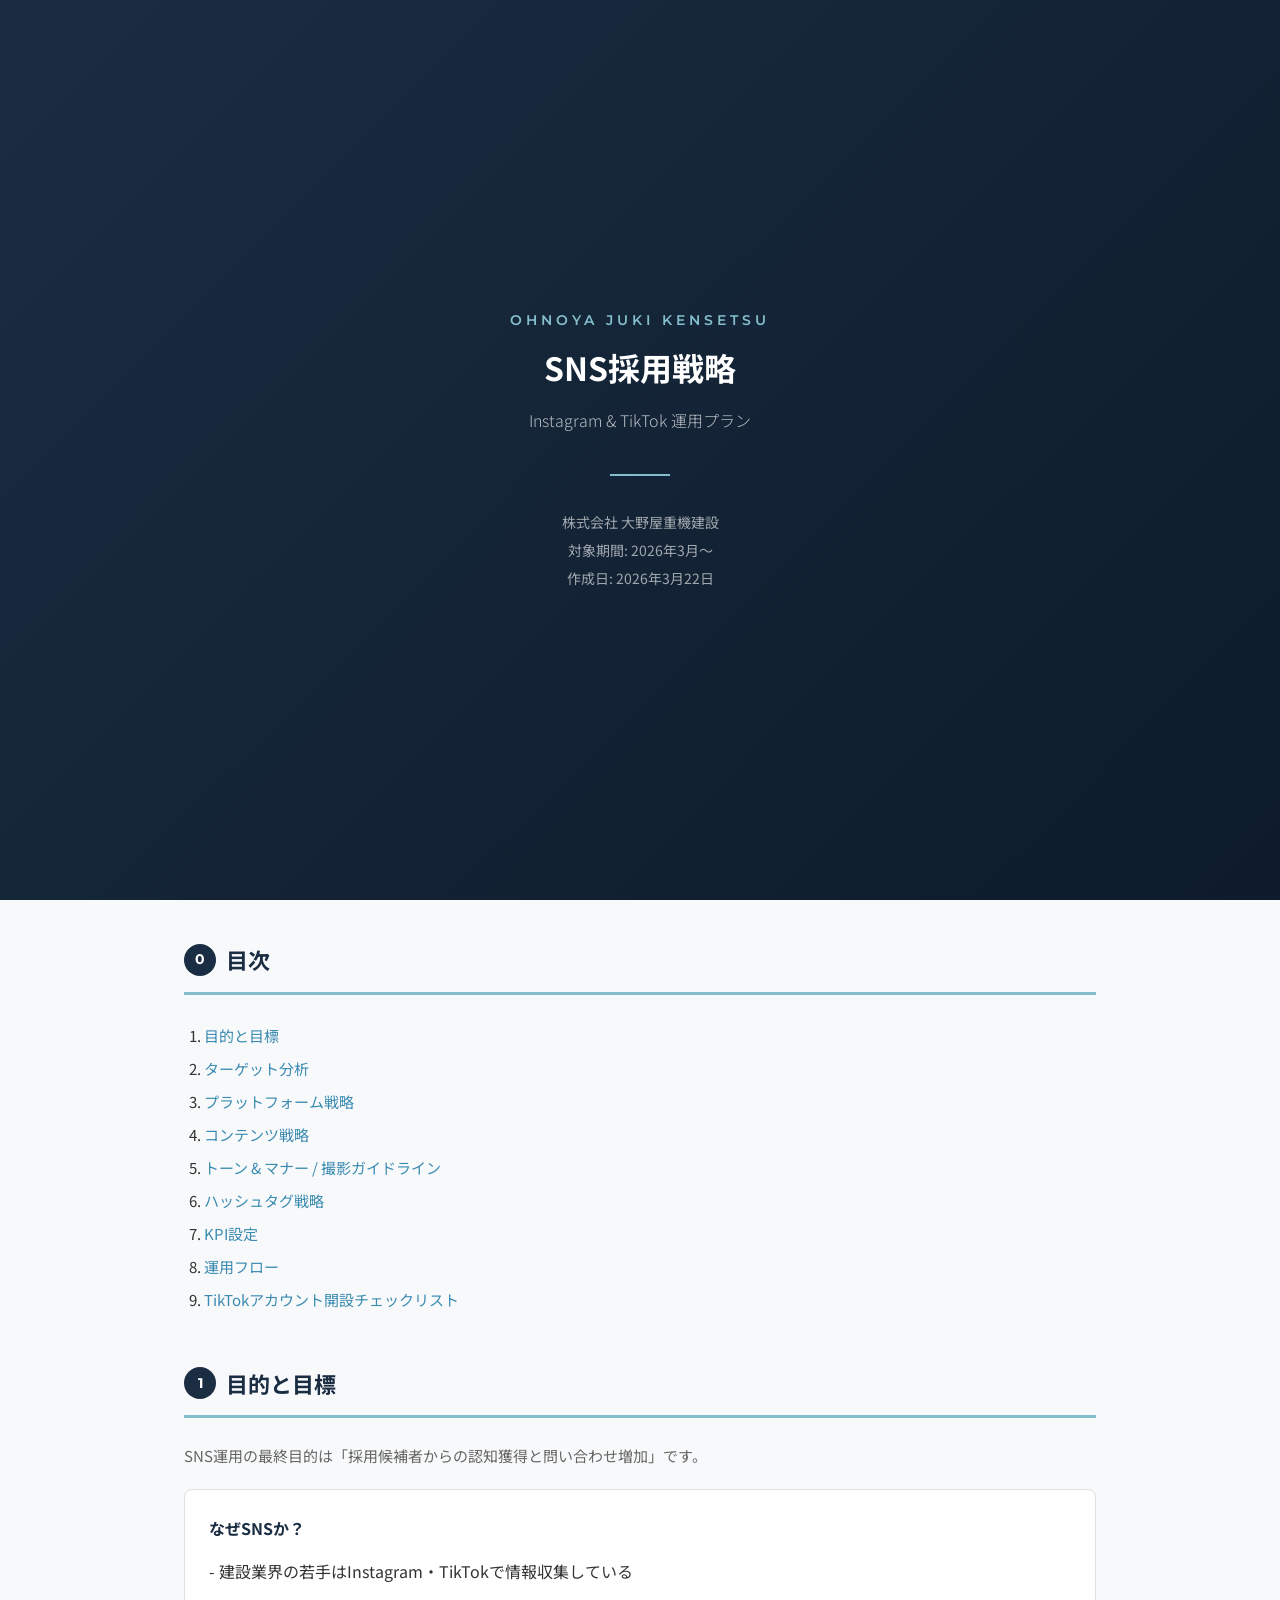
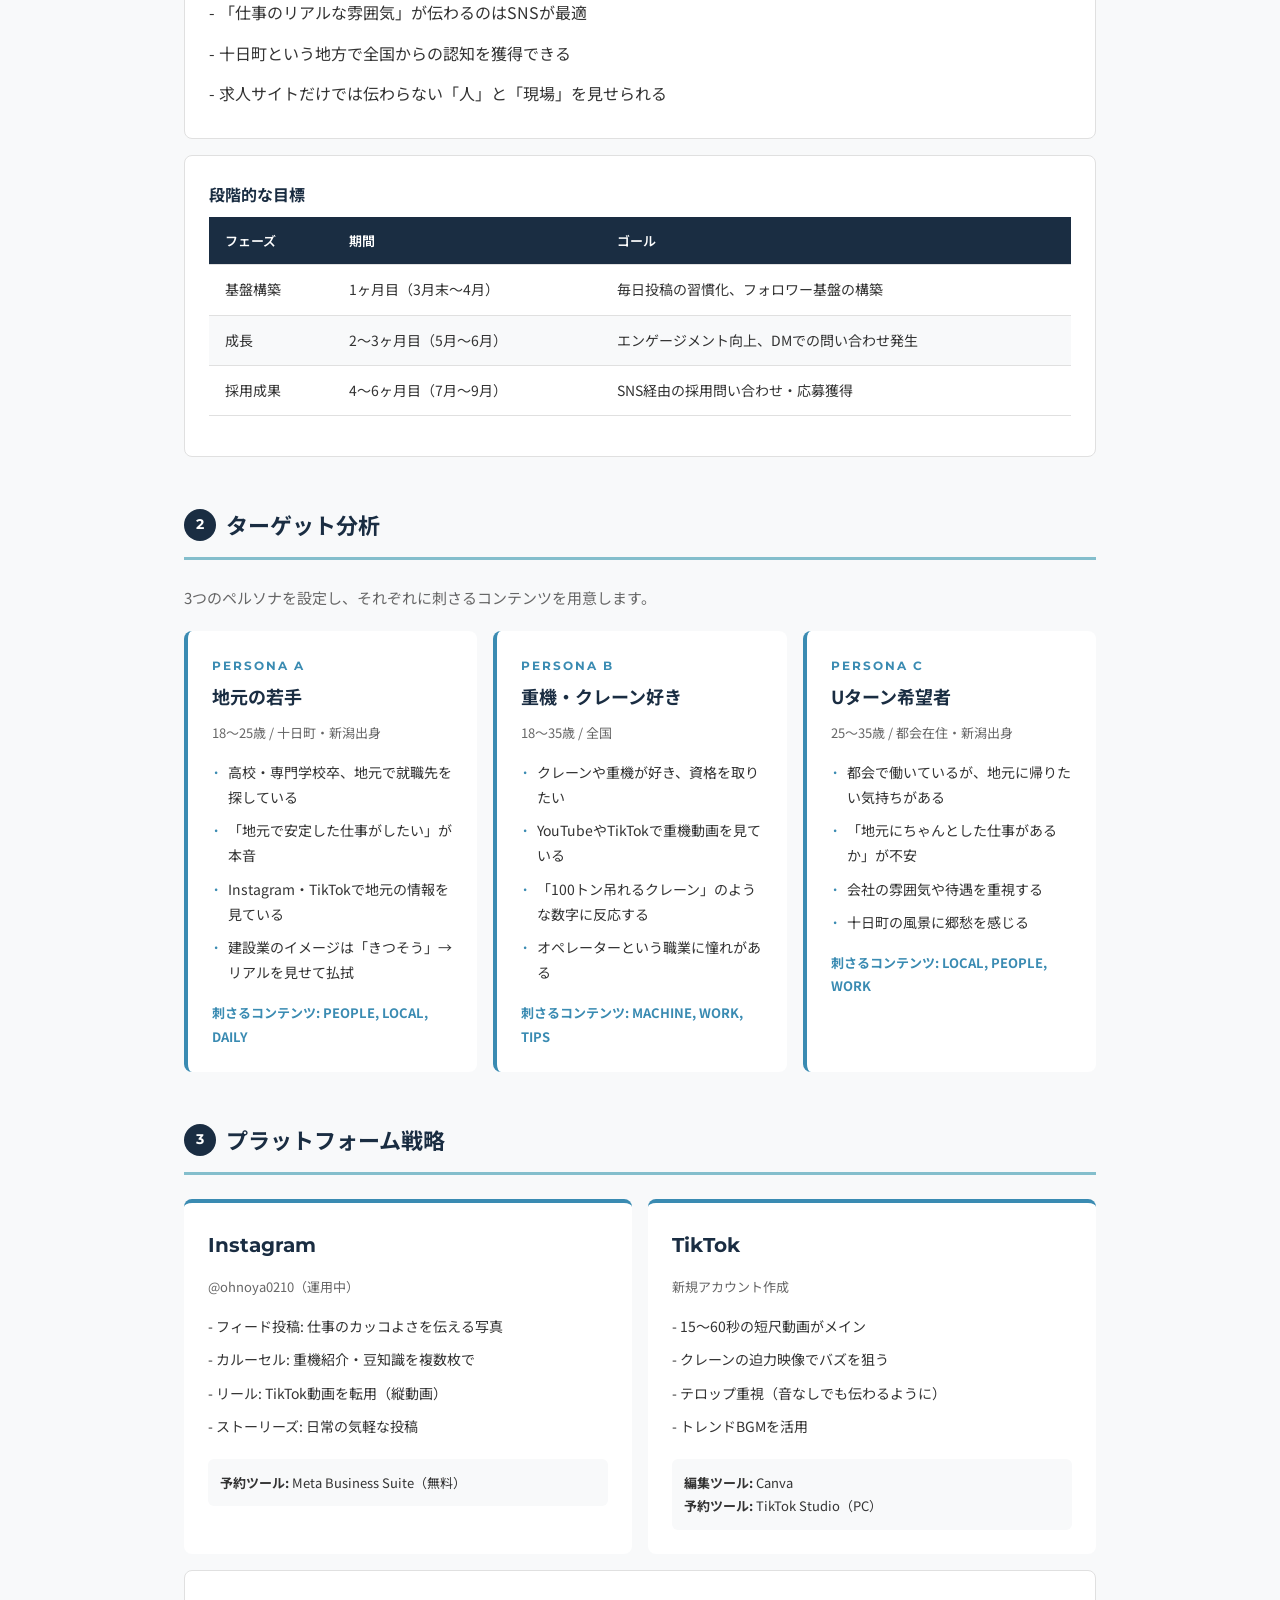
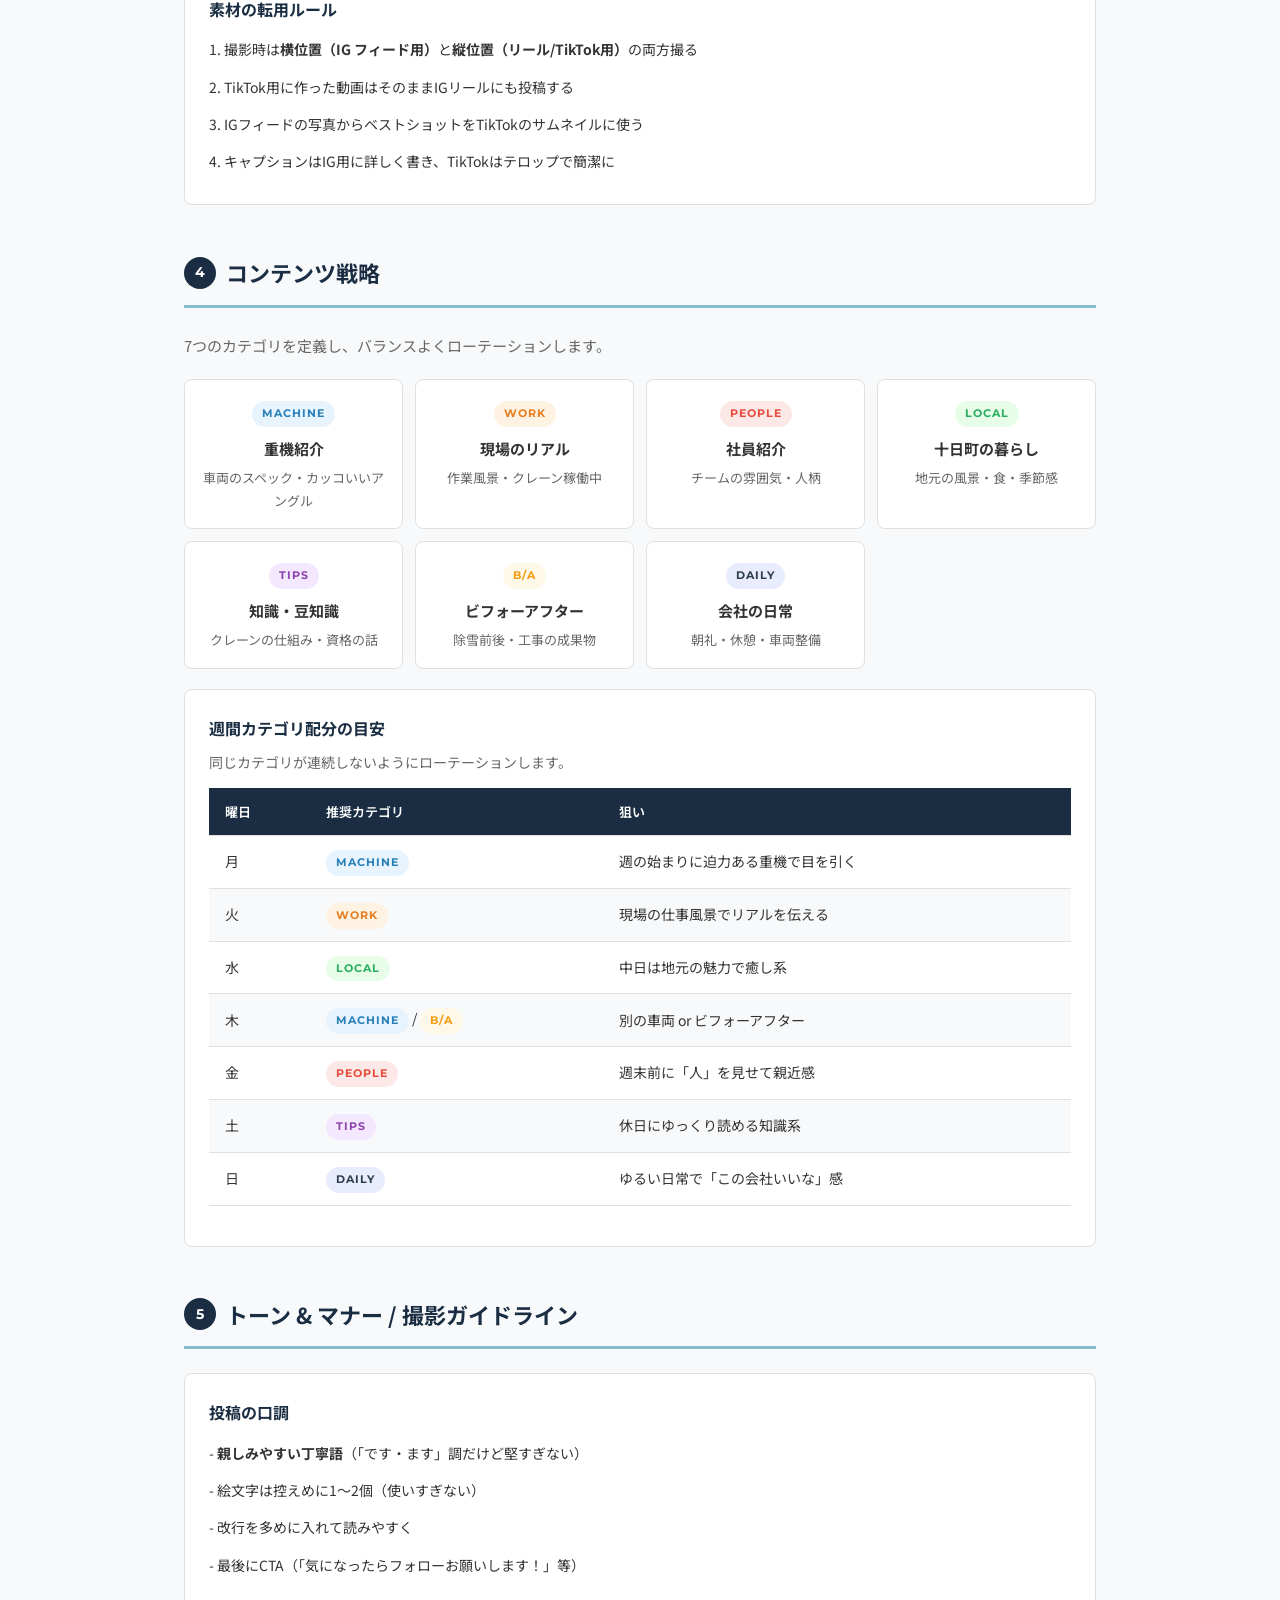
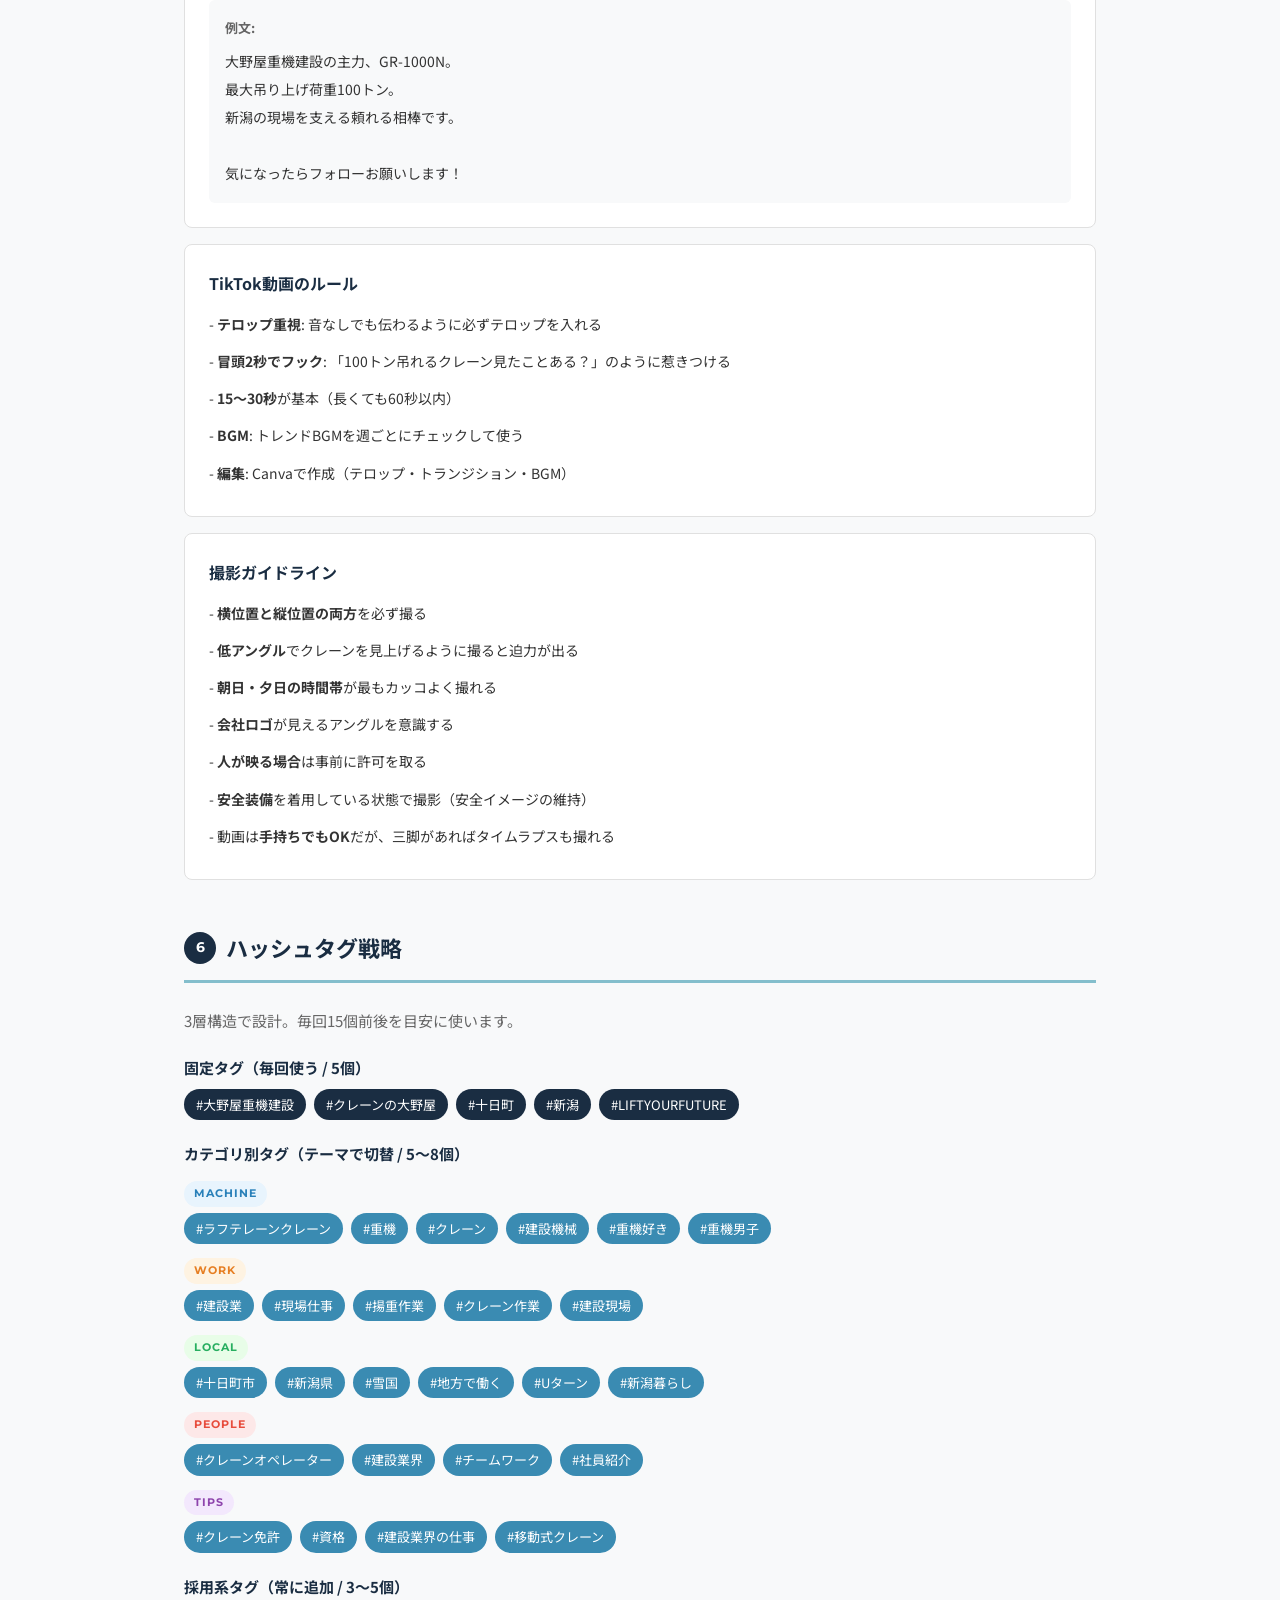
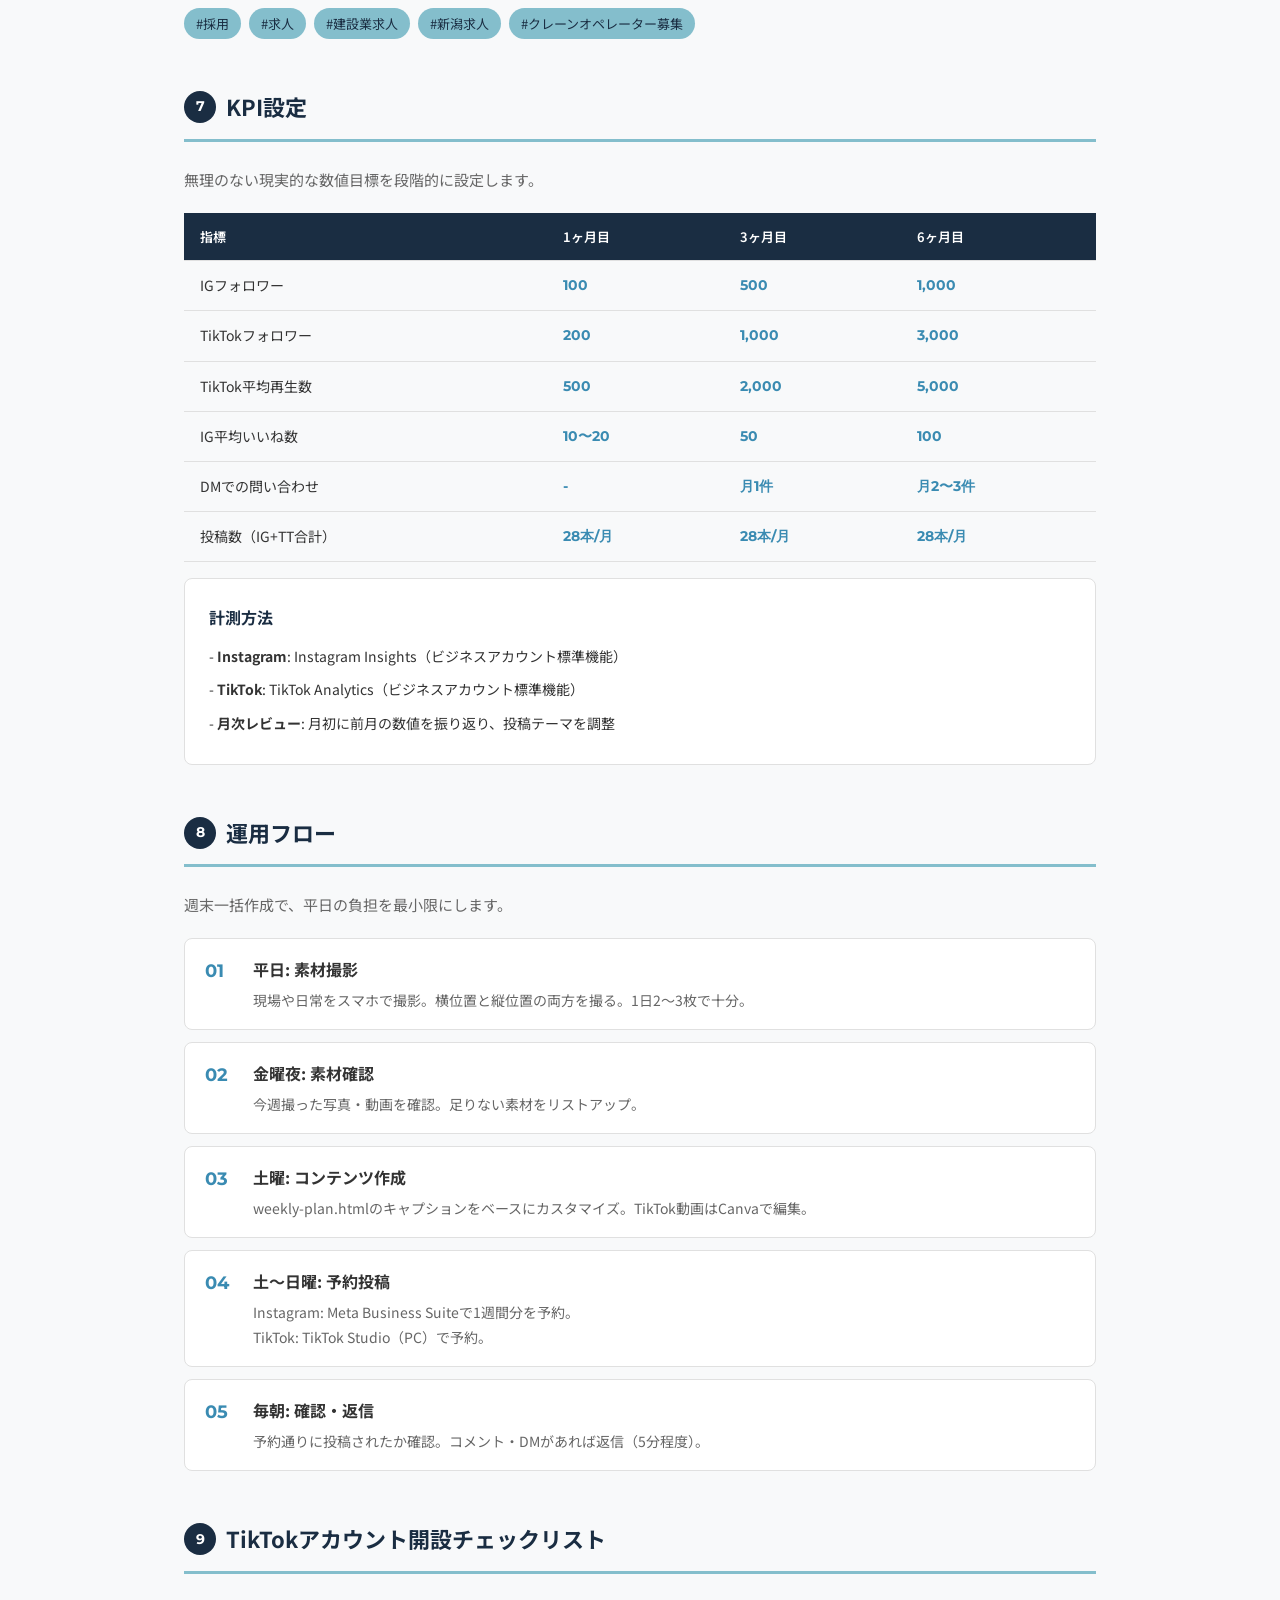
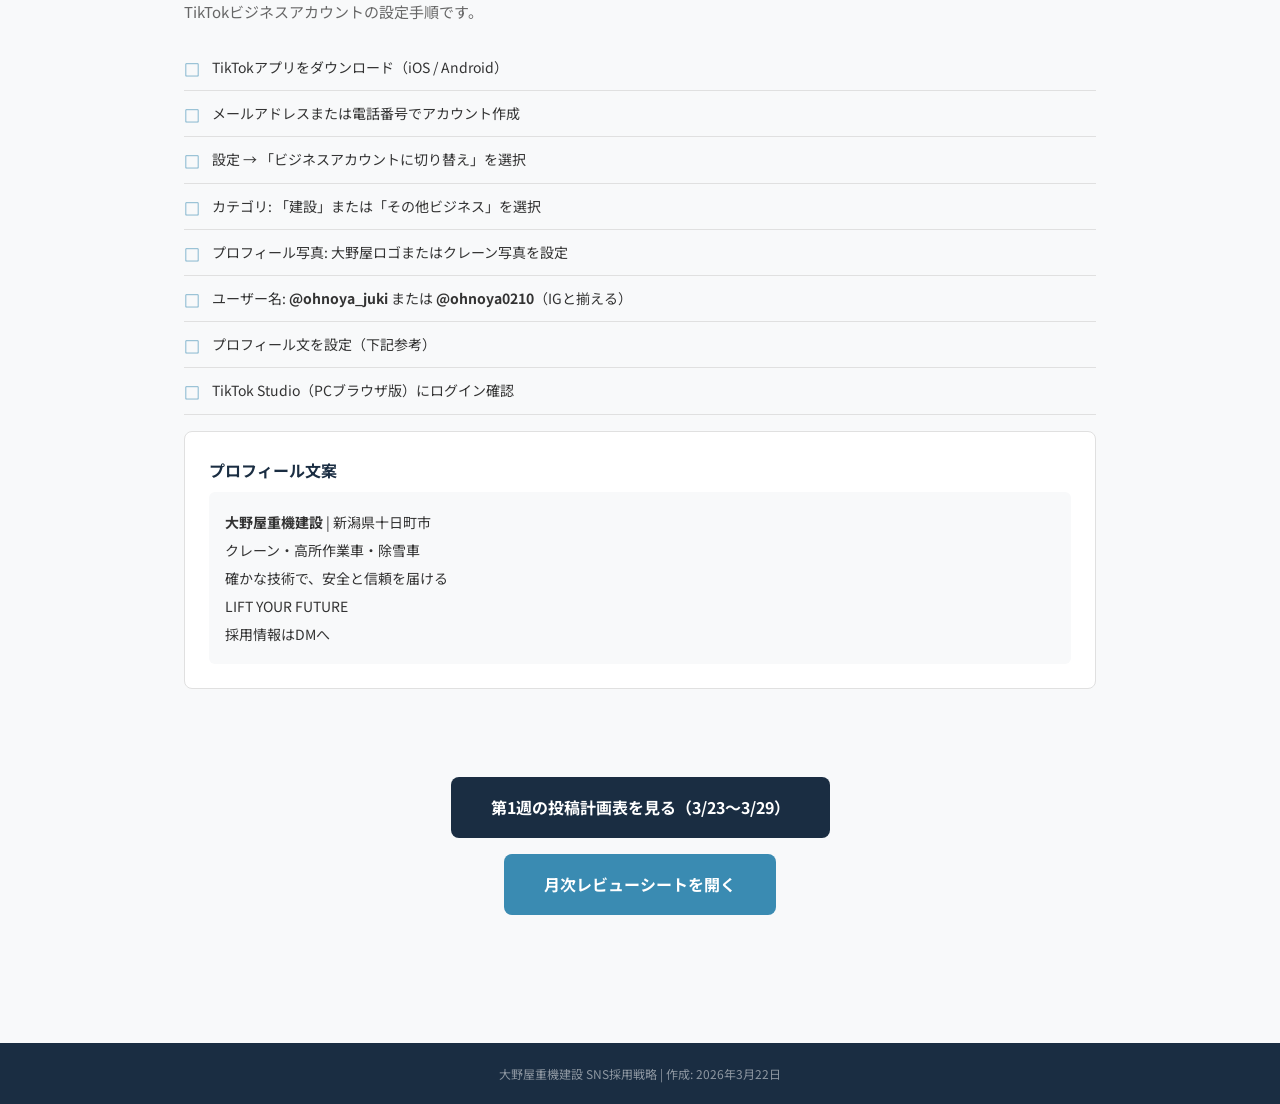
<file: index.html>
<!DOCTYPE html>
<html lang="ja">
<head>
  <meta charset="UTF-8">
  <meta name="viewport" content="width=device-width, initial-scale=1.0">
  <title>大野屋重機建設 SNS採用戦略</title>
  <link href="https://fonts.googleapis.com/css2?family=Montserrat:wght@400;600;700&family=Noto+Sans+JP:wght@300;400;500;700&display=swap" rel="stylesheet">
  <link rel="stylesheet" href="css/style.css">
</head>
<body>

  <!-- ========== 表紙 ========== -->
  <div class="cover">
    <div class="cover-logo">OHNOYA JUKI KENSETSU</div>
    <h1 class="cover-title">SNS採用戦略</h1>
    <p class="cover-subtitle">Instagram &amp; TikTok 運用プラン</p>
    <div class="cover-divider"></div>
    <div class="cover-meta">
      株式会社 大野屋重機建設<br>
      対象期間: 2026年3月〜<br>
      作成日: 2026年3月22日
    </div>
  </div>

  <!-- ========== 目次 ========== -->
  <div class="container">
    <nav class="section">
      <h2 class="section-title"><span class="num">0</span>目次</h2>
      <ol style="list-style:decimal; padding-left:20px; font-size:15px; line-height:2.2;">
        <li><a href="#purpose">目的と目標</a></li>
        <li><a href="#target">ターゲット分析</a></li>
        <li><a href="#platform">プラットフォーム戦略</a></li>
        <li><a href="#content">コンテンツ戦略</a></li>
        <li><a href="#tone">トーン &amp; マナー / 撮影ガイドライン</a></li>
        <li><a href="#hashtag">ハッシュタグ戦略</a></li>
        <li><a href="#kpi">KPI設定</a></li>
        <li><a href="#flow">運用フロー</a></li>
        <li><a href="#tiktok-setup">TikTokアカウント開設チェックリスト</a></li>
      </ol>
    </nav>

    <!-- ========== 1. 目的と目標 ========== -->
    <section id="purpose" class="section">
      <h2 class="section-title"><span class="num">1</span>目的と目標</h2>
      <p class="section-lead">SNS運用の最終目的は「採用候補者からの認知獲得と問い合わせ増加」です。</p>

      <div class="card">
        <h3 class="card-title">なぜSNSか？</h3>
        <ul style="list-style:none; padding:0;">
          <li style="padding:6px 0;">- 建設業界の若手はInstagram・TikTokで情報収集している</li>
          <li style="padding:6px 0;">- 「仕事のリアルな雰囲気」が伝わるのはSNSが最適</li>
          <li style="padding:6px 0;">- 十日町という地方で全国からの認知を獲得できる</li>
          <li style="padding:6px 0;">- 求人サイトだけでは伝わらない「人」と「現場」を見せられる</li>
        </ul>
      </div>

      <div class="card">
        <h3 class="card-title">段階的な目標</h3>
        <table class="kpi-table">
          <thead>
            <tr>
              <th>フェーズ</th>
              <th>期間</th>
              <th>ゴール</th>
            </tr>
          </thead>
          <tbody>
            <tr>
              <td>基盤構築</td>
              <td>1ヶ月目（3月末〜4月）</td>
              <td>毎日投稿の習慣化、フォロワー基盤の構築</td>
            </tr>
            <tr>
              <td>成長</td>
              <td>2〜3ヶ月目（5月〜6月）</td>
              <td>エンゲージメント向上、DMでの問い合わせ発生</td>
            </tr>
            <tr>
              <td>採用成果</td>
              <td>4〜6ヶ月目（7月〜9月）</td>
              <td>SNS経由の採用問い合わせ・応募獲得</td>
            </tr>
          </tbody>
        </table>
      </div>
    </section>

    <!-- ========== 2. ターゲット分析 ========== -->
    <section id="target" class="section">
      <h2 class="section-title"><span class="num">2</span>ターゲット分析</h2>
      <p class="section-lead">3つのペルソナを設定し、それぞれに刺さるコンテンツを用意します。</p>

      <div class="persona-grid">
        <div class="persona-card">
          <div class="label">Persona A</div>
          <h3>地元の若手</h3>
          <div class="age">18〜25歳 / 十日町・新潟出身</div>
          <ul>
            <li>高校・専門学校卒、地元で就職先を探している</li>
            <li>「地元で安定した仕事がしたい」が本音</li>
            <li>Instagram・TikTokで地元の情報を見ている</li>
            <li>建設業のイメージは「きつそう」→ リアルを見せて払拭</li>
          </ul>
          <p style="margin-top:12px; font-size:13px; color:var(--color-accent); font-weight:700;">
            刺さるコンテンツ: PEOPLE, LOCAL, DAILY
          </p>
        </div>

        <div class="persona-card">
          <div class="label">Persona B</div>
          <h3>重機・クレーン好き</h3>
          <div class="age">18〜35歳 / 全国</div>
          <ul>
            <li>クレーンや重機が好き、資格を取りたい</li>
            <li>YouTubeやTikTokで重機動画を見ている</li>
            <li>「100トン吊れるクレーン」のような数字に反応する</li>
            <li>オペレーターという職業に憧れがある</li>
          </ul>
          <p style="margin-top:12px; font-size:13px; color:var(--color-accent); font-weight:700;">
            刺さるコンテンツ: MACHINE, WORK, TIPS
          </p>
        </div>

        <div class="persona-card">
          <div class="label">Persona C</div>
          <h3>Uターン希望者</h3>
          <div class="age">25〜35歳 / 都会在住・新潟出身</div>
          <ul>
            <li>都会で働いているが、地元に帰りたい気持ちがある</li>
            <li>「地元にちゃんとした仕事があるか」が不安</li>
            <li>会社の雰囲気や待遇を重視する</li>
            <li>十日町の風景に郷愁を感じる</li>
          </ul>
          <p style="margin-top:12px; font-size:13px; color:var(--color-accent); font-weight:700;">
            刺さるコンテンツ: LOCAL, PEOPLE, WORK
          </p>
        </div>
      </div>
    </section>

    <!-- ========== 3. プラットフォーム戦略 ========== -->
    <section id="platform" class="section">
      <h2 class="section-title"><span class="num">3</span>プラットフォーム戦略</h2>

      <div class="platform-grid">
        <div class="platform-card">
          <div class="platform-name">Instagram</div>
          <p style="font-size:13px; color:var(--color-text-light); margin-bottom:12px;">@ohnoya0210（運用中）</p>
          <ul style="list-style:none; padding:0; font-size:14px;">
            <li style="padding:4px 0;">- フィード投稿: 仕事のカッコよさを伝える写真</li>
            <li style="padding:4px 0;">- カルーセル: 重機紹介・豆知識を複数枚で</li>
            <li style="padding:4px 0;">- リール: TikTok動画を転用（縦動画）</li>
            <li style="padding:4px 0;">- ストーリーズ: 日常の気軽な投稿</li>
          </ul>
          <div style="margin-top:16px; padding:12px; background:var(--color-bg); border-radius:6px; font-size:13px;">
            <strong>予約ツール:</strong> Meta Business Suite（無料）
          </div>
        </div>

        <div class="platform-card">
          <div class="platform-name">TikTok</div>
          <p style="font-size:13px; color:var(--color-text-light); margin-bottom:12px;">新規アカウント作成</p>
          <ul style="list-style:none; padding:0; font-size:14px;">
            <li style="padding:4px 0;">- 15〜60秒の短尺動画がメイン</li>
            <li style="padding:4px 0;">- クレーンの迫力映像でバズを狙う</li>
            <li style="padding:4px 0;">- テロップ重視（音なしでも伝わるように）</li>
            <li style="padding:4px 0;">- トレンドBGMを活用</li>
          </ul>
          <div style="margin-top:16px; padding:12px; background:var(--color-bg); border-radius:6px; font-size:13px;">
            <strong>編集ツール:</strong> Canva<br>
            <strong>予約ツール:</strong> TikTok Studio（PC）
          </div>
        </div>
      </div>

      <div class="card" style="margin-top:16px;">
        <h3 class="card-title">素材の転用ルール</h3>
        <ul style="list-style:none; padding:0; font-size:14px;">
          <li style="padding:6px 0;">1. 撮影時は<strong>横位置（IG フィード用）</strong>と<strong>縦位置（リール/TikTok用）</strong>の両方撮る</li>
          <li style="padding:6px 0;">2. TikTok用に作った動画はそのままIGリールにも投稿する</li>
          <li style="padding:6px 0;">3. IGフィードの写真からベストショットをTikTokのサムネイルに使う</li>
          <li style="padding:6px 0;">4. キャプションはIG用に詳しく書き、TikTokはテロップで簡潔に</li>
        </ul>
      </div>
    </section>

    <!-- ========== 4. コンテンツ戦略 ========== -->
    <section id="content" class="section">
      <h2 class="section-title"><span class="num">4</span>コンテンツ戦略</h2>
      <p class="section-lead">7つのカテゴリを定義し、バランスよくローテーションします。</p>

      <div class="category-grid">
        <div class="category-item">
          <span class="badge badge-machine">MACHINE</span>
          <div class="cat-name">重機紹介</div>
          <div class="cat-desc">車両のスペック・カッコいいアングル</div>
        </div>
        <div class="category-item">
          <span class="badge badge-work">WORK</span>
          <div class="cat-name">現場のリアル</div>
          <div class="cat-desc">作業風景・クレーン稼働中</div>
        </div>
        <div class="category-item">
          <span class="badge badge-people">PEOPLE</span>
          <div class="cat-name">社員紹介</div>
          <div class="cat-desc">チームの雰囲気・人柄</div>
        </div>
        <div class="category-item">
          <span class="badge badge-local">LOCAL</span>
          <div class="cat-name">十日町の暮らし</div>
          <div class="cat-desc">地元の風景・食・季節感</div>
        </div>
        <div class="category-item">
          <span class="badge badge-tips">TIPS</span>
          <div class="cat-name">知識・豆知識</div>
          <div class="cat-desc">クレーンの仕組み・資格の話</div>
        </div>
        <div class="category-item">
          <span class="badge badge-ba">B/A</span>
          <div class="cat-name">ビフォーアフター</div>
          <div class="cat-desc">除雪前後・工事の成果物</div>
        </div>
        <div class="category-item">
          <span class="badge badge-daily">DAILY</span>
          <div class="cat-name">会社の日常</div>
          <div class="cat-desc">朝礼・休憩・車両整備</div>
        </div>
      </div>

      <div class="card" style="margin-top:20px;">
        <h3 class="card-title">週間カテゴリ配分の目安</h3>
        <p style="font-size:14px; color:var(--color-text-light); margin-bottom:12px;">
          同じカテゴリが連続しないようにローテーションします。
        </p>
        <table class="kpi-table">
          <thead>
            <tr><th>曜日</th><th>推奨カテゴリ</th><th>狙い</th></tr>
          </thead>
          <tbody>
            <tr><td>月</td><td><span class="badge badge-machine">MACHINE</span></td><td>週の始まりに迫力ある重機で目を引く</td></tr>
            <tr><td>火</td><td><span class="badge badge-work">WORK</span></td><td>現場の仕事風景でリアルを伝える</td></tr>
            <tr><td>水</td><td><span class="badge badge-local">LOCAL</span></td><td>中日は地元の魅力で癒し系</td></tr>
            <tr><td>木</td><td><span class="badge badge-machine">MACHINE</span> / <span class="badge badge-ba">B/A</span></td><td>別の車両 or ビフォーアフター</td></tr>
            <tr><td>金</td><td><span class="badge badge-people">PEOPLE</span></td><td>週末前に「人」を見せて親近感</td></tr>
            <tr><td>土</td><td><span class="badge badge-tips">TIPS</span></td><td>休日にゆっくり読める知識系</td></tr>
            <tr><td>日</td><td><span class="badge badge-daily">DAILY</span></td><td>ゆるい日常で「この会社いいな」感</td></tr>
          </tbody>
        </table>
      </div>
    </section>

    <!-- ========== 5. トーン&マナー / 撮影ガイドライン ========== -->
    <section id="tone" class="section">
      <h2 class="section-title"><span class="num">5</span>トーン &amp; マナー / 撮影ガイドライン</h2>

      <div class="card">
        <h3 class="card-title">投稿の口調</h3>
        <ul style="list-style:none; padding:0; font-size:14px;">
          <li style="padding:6px 0;">- <strong>親しみやすい丁寧語</strong>（「です・ます」調だけど堅すぎない）</li>
          <li style="padding:6px 0;">- 絵文字は控えめに1〜2個（使いすぎない）</li>
          <li style="padding:6px 0;">- 改行を多めに入れて読みやすく</li>
          <li style="padding:6px 0;">- 最後にCTA（「気になったらフォローお願いします！」等）</li>
        </ul>
        <div style="margin-top:16px; padding:16px; background:var(--color-bg); border-radius:6px;">
          <p style="font-size:13px; color:var(--color-text-light); margin-bottom:8px;"><strong>例文:</strong></p>
          <p style="font-size:14px; line-height:2;">
            大野屋重機建設の主力、GR-1000N。<br>
            最大吊り上げ荷重100トン。<br>
            新潟の現場を支える頼れる相棒です。<br><br>
            気になったらフォローお願いします！
          </p>
        </div>
      </div>

      <div class="card">
        <h3 class="card-title">TikTok動画のルール</h3>
        <ul style="list-style:none; padding:0; font-size:14px;">
          <li style="padding:6px 0;">- <strong>テロップ重視</strong>: 音なしでも伝わるように必ずテロップを入れる</li>
          <li style="padding:6px 0;">- <strong>冒頭2秒でフック</strong>: 「100トン吊れるクレーン見たことある？」のように惹きつける</li>
          <li style="padding:6px 0;">- <strong>15〜30秒</strong>が基本（長くても60秒以内）</li>
          <li style="padding:6px 0;">- <strong>BGM</strong>: トレンドBGMを週ごとにチェックして使う</li>
          <li style="padding:6px 0;">- <strong>編集</strong>: Canvaで作成（テロップ・トランジション・BGM）</li>
        </ul>
      </div>

      <div class="card">
        <h3 class="card-title">撮影ガイドライン</h3>
        <ul style="list-style:none; padding:0; font-size:14px;">
          <li style="padding:6px 0;">- <strong>横位置と縦位置の両方</strong>を必ず撮る</li>
          <li style="padding:6px 0;">- <strong>低アングル</strong>でクレーンを見上げるように撮ると迫力が出る</li>
          <li style="padding:6px 0;">- <strong>朝日・夕日の時間帯</strong>が最もカッコよく撮れる</li>
          <li style="padding:6px 0;">- <strong>会社ロゴ</strong>が見えるアングルを意識する</li>
          <li style="padding:6px 0;">- <strong>人が映る場合</strong>は事前に許可を取る</li>
          <li style="padding:6px 0;">- <strong>安全装備</strong>を着用している状態で撮影（安全イメージの維持）</li>
          <li style="padding:6px 0;">- 動画は<strong>手持ちでもOK</strong>だが、三脚があればタイムラプスも撮れる</li>
        </ul>
      </div>
    </section>

    <!-- ========== 6. ハッシュタグ戦略 ========== -->
    <section id="hashtag" class="section">
      <h2 class="section-title"><span class="num">6</span>ハッシュタグ戦略</h2>
      <p class="section-lead">3層構造で設計。毎回15個前後を目安に使います。</p>

      <div class="hashtag-group">
        <h3>固定タグ（毎回使う / 5個）</h3>
        <div class="tag-list">
          <span class="tag">#大野屋重機建設</span>
          <span class="tag">#クレーンの大野屋</span>
          <span class="tag">#十日町</span>
          <span class="tag">#新潟</span>
          <span class="tag">#LIFTYOURFUTURE</span>
        </div>
      </div>

      <div class="hashtag-group">
        <h3>カテゴリ別タグ（テーマで切替 / 5〜8個）</h3>

        <p style="font-size:14px; font-weight:700; margin:12px 0 6px;"><span class="badge badge-machine">MACHINE</span></p>
        <div class="tag-list">
          <span class="tag accent">#ラフテレーンクレーン</span>
          <span class="tag accent">#重機</span>
          <span class="tag accent">#クレーン</span>
          <span class="tag accent">#建設機械</span>
          <span class="tag accent">#重機好き</span>
          <span class="tag accent">#重機男子</span>
        </div>

        <p style="font-size:14px; font-weight:700; margin:12px 0 6px;"><span class="badge badge-work">WORK</span></p>
        <div class="tag-list">
          <span class="tag accent">#建設業</span>
          <span class="tag accent">#現場仕事</span>
          <span class="tag accent">#揚重作業</span>
          <span class="tag accent">#クレーン作業</span>
          <span class="tag accent">#建設現場</span>
        </div>

        <p style="font-size:14px; font-weight:700; margin:12px 0 6px;"><span class="badge badge-local">LOCAL</span></p>
        <div class="tag-list">
          <span class="tag accent">#十日町市</span>
          <span class="tag accent">#新潟県</span>
          <span class="tag accent">#雪国</span>
          <span class="tag accent">#地方で働く</span>
          <span class="tag accent">#Uターン</span>
          <span class="tag accent">#新潟暮らし</span>
        </div>

        <p style="font-size:14px; font-weight:700; margin:12px 0 6px;"><span class="badge badge-people">PEOPLE</span></p>
        <div class="tag-list">
          <span class="tag accent">#クレーンオペレーター</span>
          <span class="tag accent">#建設業界</span>
          <span class="tag accent">#チームワーク</span>
          <span class="tag accent">#社員紹介</span>
        </div>

        <p style="font-size:14px; font-weight:700; margin:12px 0 6px;"><span class="badge badge-tips">TIPS</span></p>
        <div class="tag-list">
          <span class="tag accent">#クレーン免許</span>
          <span class="tag accent">#資格</span>
          <span class="tag accent">#建設業界の仕事</span>
          <span class="tag accent">#移動式クレーン</span>
        </div>
      </div>

      <div class="hashtag-group">
        <h3>採用系タグ（常に追加 / 3〜5個）</h3>
        <div class="tag-list">
          <span class="tag light">#採用</span>
          <span class="tag light">#求人</span>
          <span class="tag light">#建設業求人</span>
          <span class="tag light">#新潟求人</span>
          <span class="tag light">#クレーンオペレーター募集</span>
        </div>
      </div>
    </section>

    <!-- ========== 7. KPI設定 ========== -->
    <section id="kpi" class="section">
      <h2 class="section-title"><span class="num">7</span>KPI設定</h2>
      <p class="section-lead">無理のない現実的な数値目標を段階的に設定します。</p>

      <table class="kpi-table">
        <thead>
          <tr>
            <th>指標</th>
            <th>1ヶ月目</th>
            <th>3ヶ月目</th>
            <th>6ヶ月目</th>
          </tr>
        </thead>
        <tbody>
          <tr>
            <td>IGフォロワー</td>
            <td class="num-cell">100</td>
            <td class="num-cell">500</td>
            <td class="num-cell">1,000</td>
          </tr>
          <tr>
            <td>TikTokフォロワー</td>
            <td class="num-cell">200</td>
            <td class="num-cell">1,000</td>
            <td class="num-cell">3,000</td>
          </tr>
          <tr>
            <td>TikTok平均再生数</td>
            <td class="num-cell">500</td>
            <td class="num-cell">2,000</td>
            <td class="num-cell">5,000</td>
          </tr>
          <tr>
            <td>IG平均いいね数</td>
            <td class="num-cell">10〜20</td>
            <td class="num-cell">50</td>
            <td class="num-cell">100</td>
          </tr>
          <tr>
            <td>DMでの問い合わせ</td>
            <td class="num-cell">-</td>
            <td class="num-cell">月1件</td>
            <td class="num-cell">月2〜3件</td>
          </tr>
          <tr>
            <td>投稿数（IG+TT合計）</td>
            <td class="num-cell">28本/月</td>
            <td class="num-cell">28本/月</td>
            <td class="num-cell">28本/月</td>
          </tr>
        </tbody>
      </table>

      <div class="card">
        <h3 class="card-title">計測方法</h3>
        <ul style="list-style:none; padding:0; font-size:14px;">
          <li style="padding:4px 0;">- <strong>Instagram</strong>: Instagram Insights（ビジネスアカウント標準機能）</li>
          <li style="padding:4px 0;">- <strong>TikTok</strong>: TikTok Analytics（ビジネスアカウント標準機能）</li>
          <li style="padding:4px 0;">- <strong>月次レビュー</strong>: 月初に前月の数値を振り返り、投稿テーマを調整</li>
        </ul>
      </div>
    </section>

    <!-- ========== 8. 運用フロー ========== -->
    <section id="flow" class="section">
      <h2 class="section-title"><span class="num">8</span>運用フロー</h2>
      <p class="section-lead">週末一括作成で、平日の負担を最小限にします。</p>

      <div class="flow-steps">
        <div class="flow-step">
          <div class="step-num">01</div>
          <div>
            <div class="step-title">平日: 素材撮影</div>
            <div class="step-desc">現場や日常をスマホで撮影。横位置と縦位置の両方を撮る。1日2〜3枚で十分。</div>
          </div>
        </div>
        <div class="flow-step">
          <div class="step-num">02</div>
          <div>
            <div class="step-title">金曜夜: 素材確認</div>
            <div class="step-desc">今週撮った写真・動画を確認。足りない素材をリストアップ。</div>
          </div>
        </div>
        <div class="flow-step">
          <div class="step-num">03</div>
          <div>
            <div class="step-title">土曜: コンテンツ作成</div>
            <div class="step-desc">weekly-plan.htmlのキャプションをベースにカスタマイズ。TikTok動画はCanvaで編集。</div>
          </div>
        </div>
        <div class="flow-step">
          <div class="step-num">04</div>
          <div>
            <div class="step-title">土〜日曜: 予約投稿</div>
            <div class="step-desc">
              Instagram: Meta Business Suiteで1週間分を予約。<br>
              TikTok: TikTok Studio（PC）で予約。
            </div>
          </div>
        </div>
        <div class="flow-step">
          <div class="step-num">05</div>
          <div>
            <div class="step-title">毎朝: 確認・返信</div>
            <div class="step-desc">予約通りに投稿されたか確認。コメント・DMがあれば返信（5分程度）。</div>
          </div>
        </div>
      </div>
    </section>

    <!-- ========== 9. TikTokアカウント開設 ========== -->
    <section id="tiktok-setup" class="section">
      <h2 class="section-title"><span class="num">9</span>TikTokアカウント開設チェックリスト</h2>
      <p class="section-lead">TikTokビジネスアカウントの設定手順です。</p>

      <ul class="checklist">
        <li>TikTokアプリをダウンロード（iOS / Android）</li>
        <li>メールアドレスまたは電話番号でアカウント作成</li>
        <li>設定 → 「ビジネスアカウントに切り替え」を選択</li>
        <li>カテゴリ: 「建設」または「その他ビジネス」を選択</li>
        <li>プロフィール写真: 大野屋ロゴまたはクレーン写真を設定</li>
        <li>ユーザー名: <strong>@ohnoya_juki</strong> または <strong>@ohnoya0210</strong>（IGと揃える）</li>
        <li>プロフィール文を設定（下記参考）</li>
        <li>TikTok Studio（PCブラウザ版）にログイン確認</li>
      </ul>

      <div class="card" style="margin-top:16px;">
        <h3 class="card-title">プロフィール文案</h3>
        <div style="padding:16px; background:var(--color-bg); border-radius:6px; font-size:14px; line-height:2;">
          <strong>大野屋重機建設</strong> | 新潟県十日町市<br>
          クレーン・高所作業車・除雪車<br>
          確かな技術で、安全と信頼を届ける<br>
          LIFT YOUR FUTURE<br>
          採用情報はDMへ
        </div>
      </div>
    </section>

    <!-- ========== リンク ========== -->
    <section class="section" style="text-align:center; padding:40px 0;">
      <a href="weekly-plan.html" style="display:inline-block; background:var(--color-primary); color:var(--color-white); padding:16px 40px; border-radius:var(--radius); font-size:16px; font-weight:700; text-decoration:none; transition:background var(--transition); margin-bottom:16px;">
        第1週の投稿計画表を見る（3/23〜3/29）
      </a>
      <br>
      <a href="review.html" style="display:inline-block; background:var(--color-accent); color:var(--color-white); padding:16px 40px; border-radius:var(--radius); font-size:16px; font-weight:700; text-decoration:none; transition:background var(--transition);">
        月次レビューシートを開く
      </a>
    </section>

  </div>

  <!-- ========== Footer ========== -->
  <footer class="doc-footer">
    大野屋重機建設 SNS採用戦略 | 作成: 2026年3月22日
  </footer>

</body>
</html>
</file>
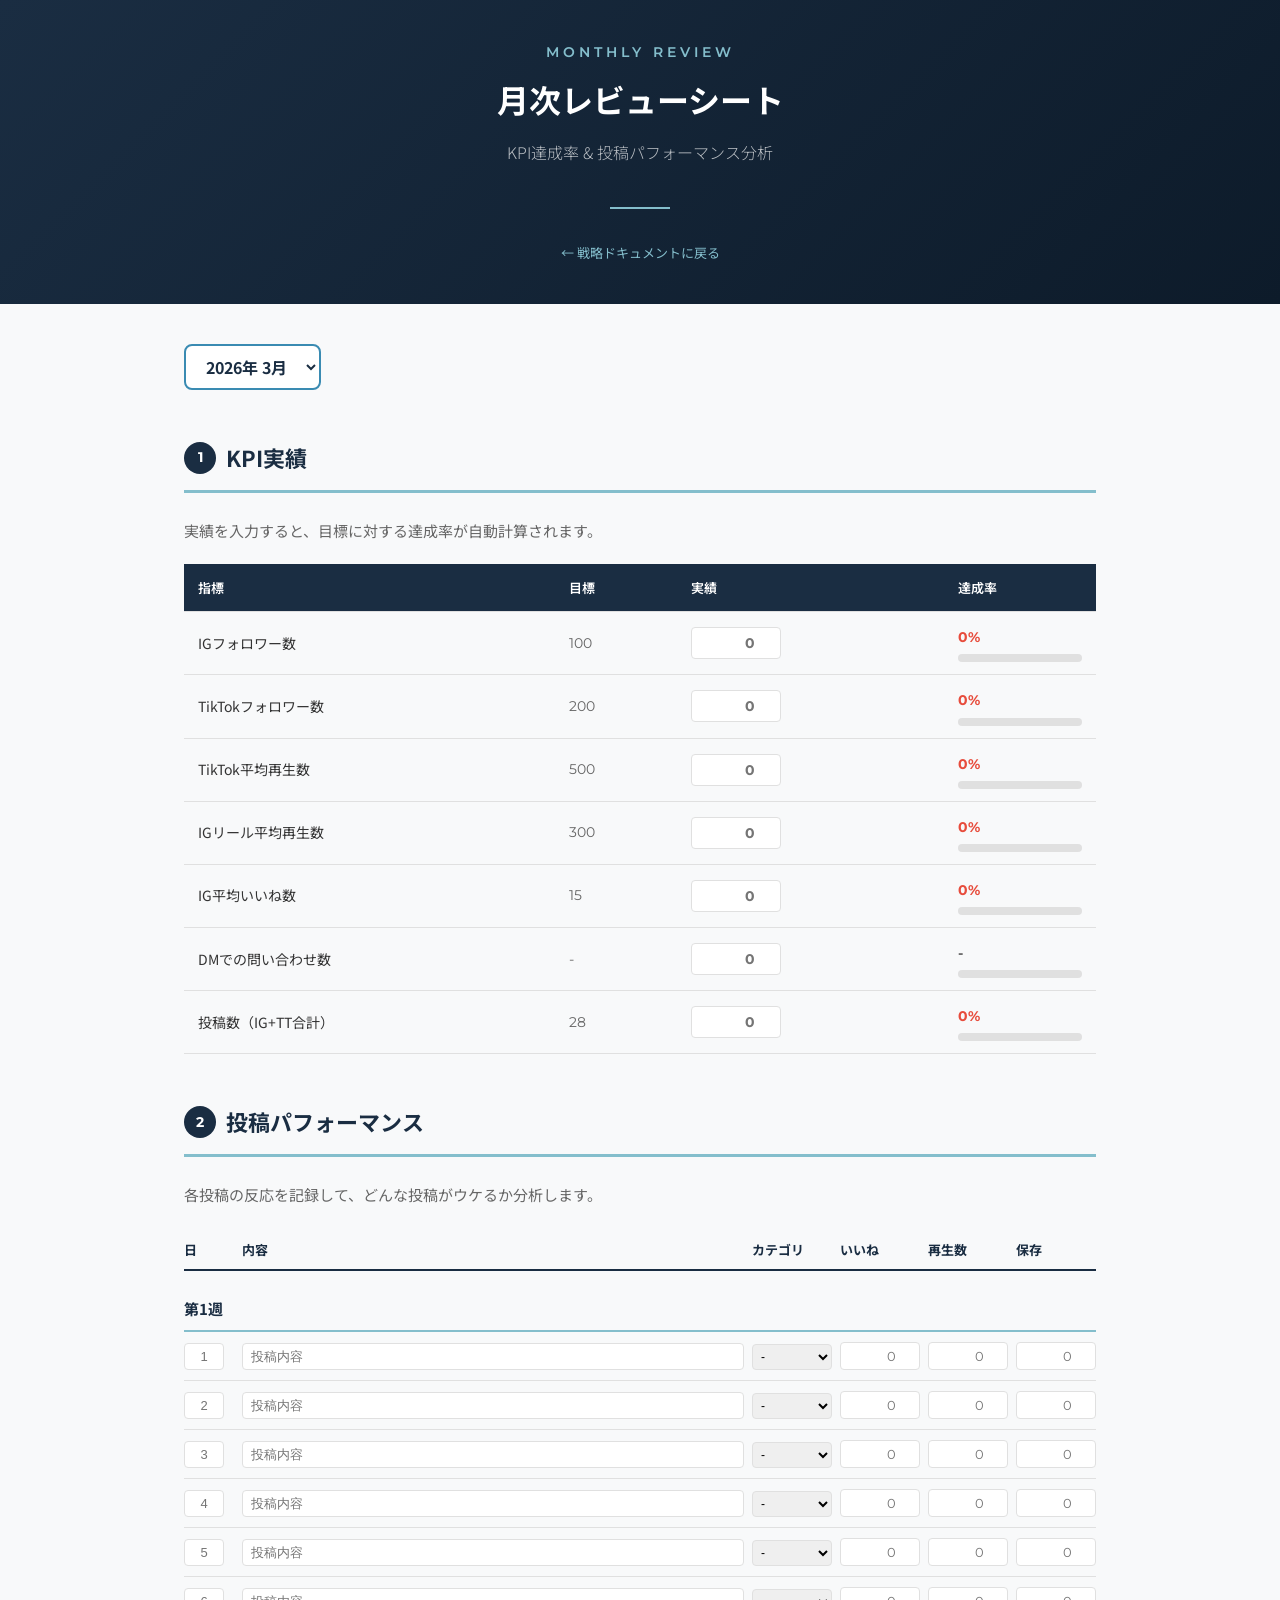
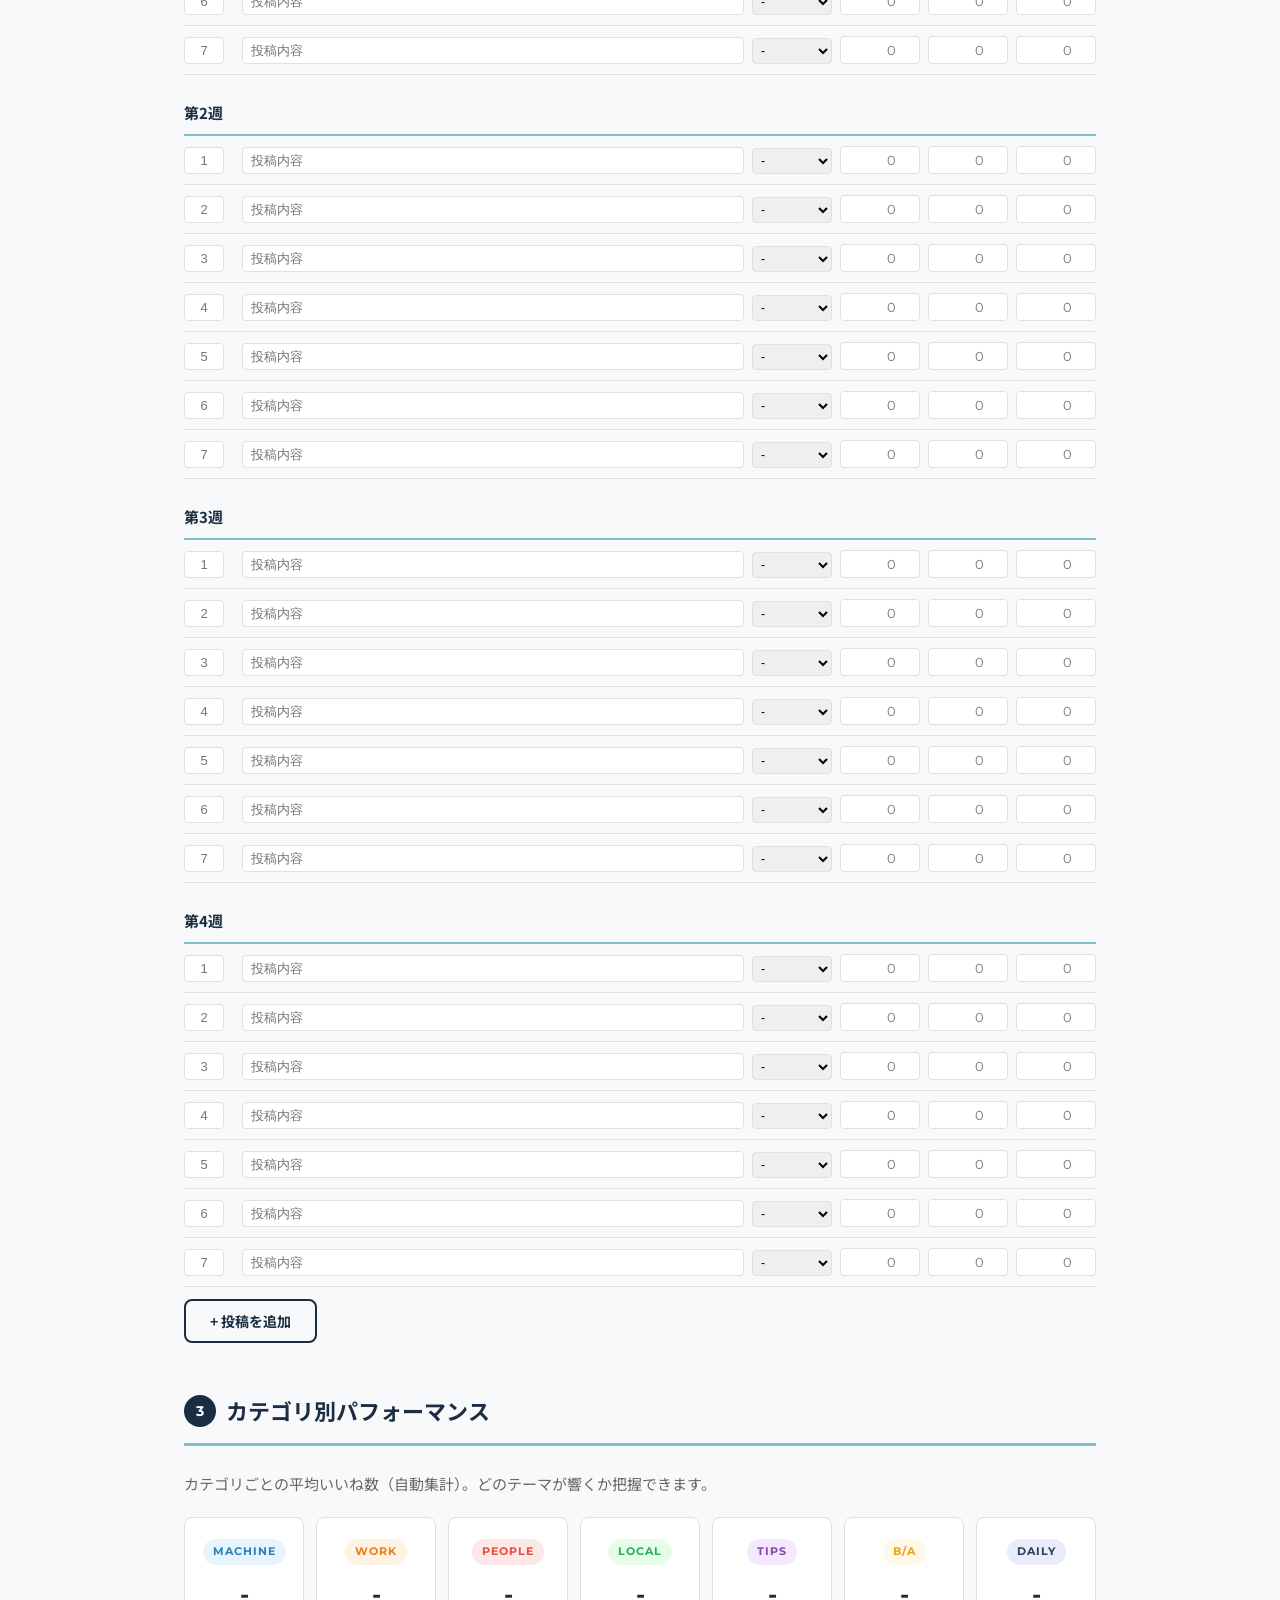
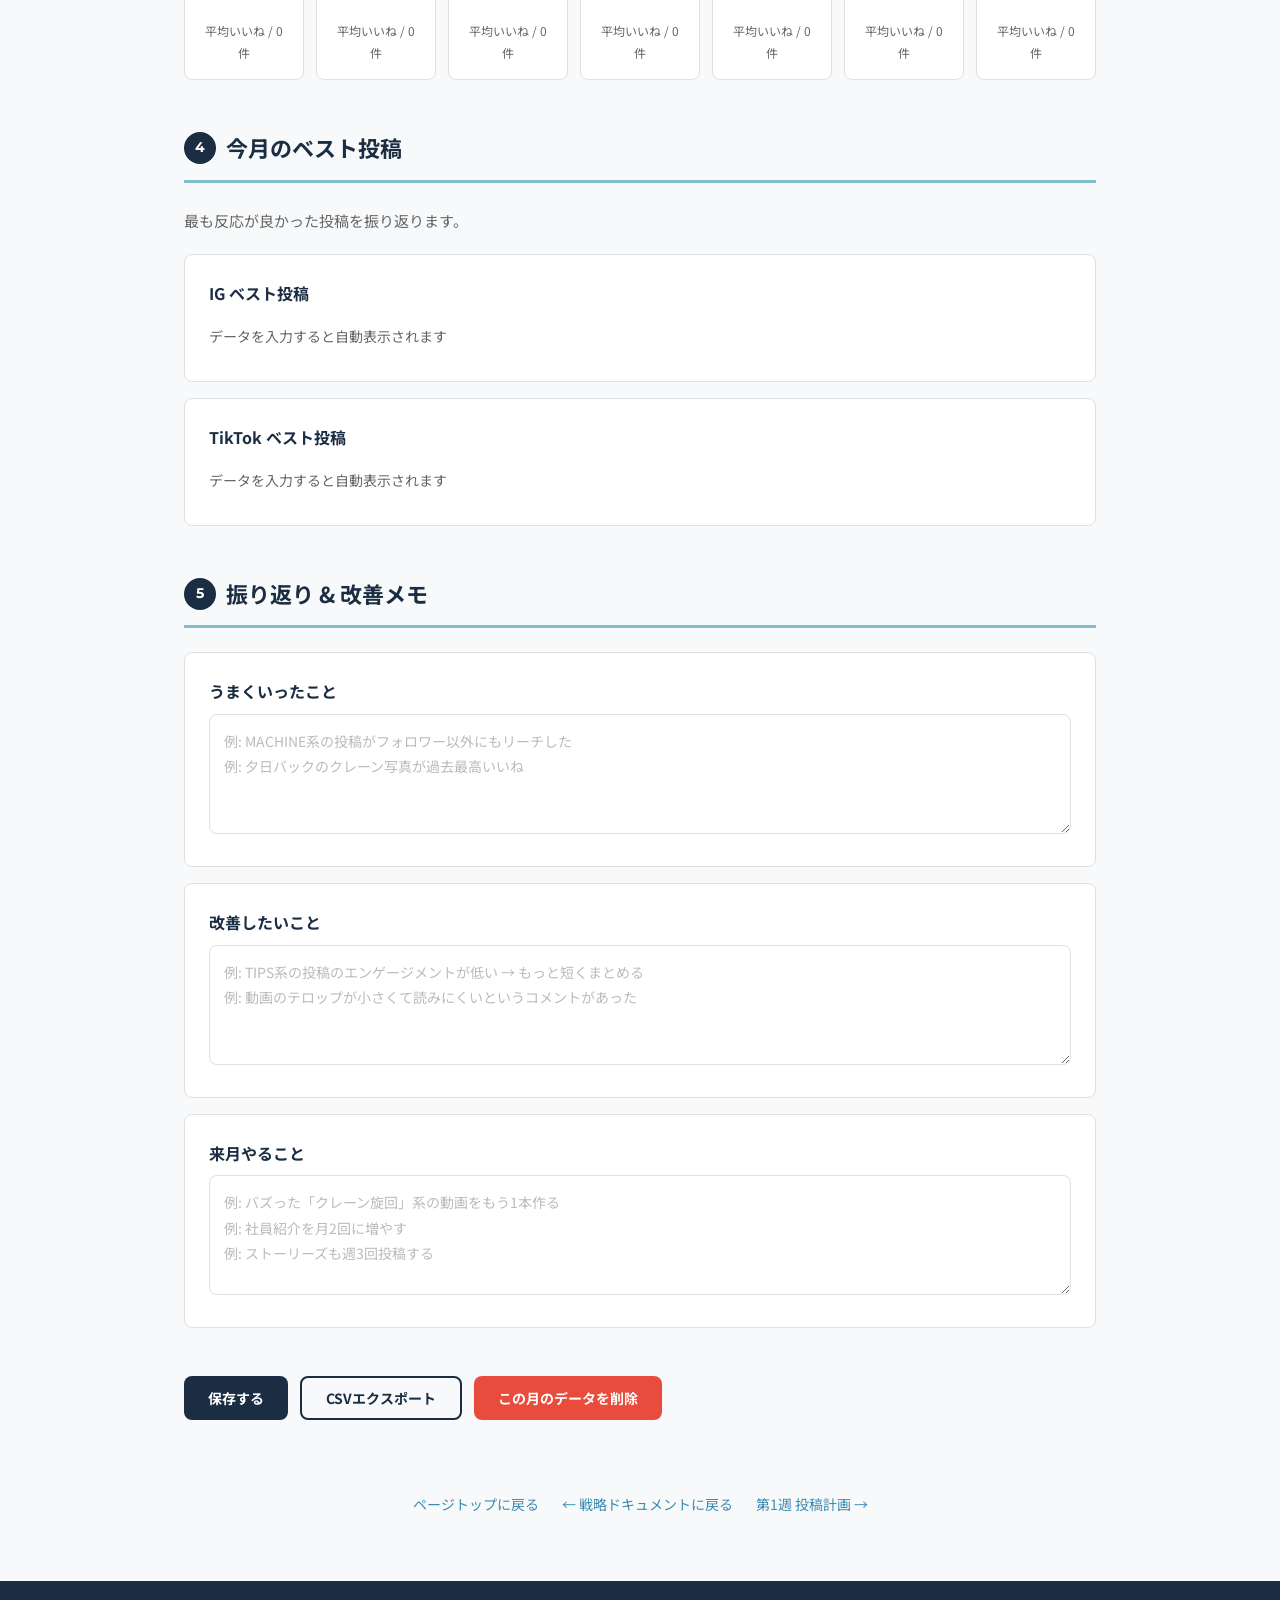
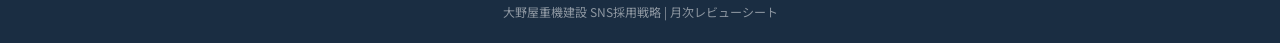
<file: review.html>
<!DOCTYPE html>
<html lang="ja">
<head>
  <meta charset="UTF-8">
  <meta name="viewport" content="width=device-width, initial-scale=1.0">
  <title>月次レビューシート | 大野屋重機建設 SNS</title>
  <link href="https://fonts.googleapis.com/css2?family=Montserrat:wght@400;600;700&family=Noto+Sans+JP:wght@300;400;500;700&display=swap" rel="stylesheet">
  <link rel="stylesheet" href="css/style.css">
  <style>
    /* ---------- Review Specific Styles ---------- */
    .month-selector {
      display: flex;
      align-items: center;
      gap: 12px;
      margin-bottom: 24px;
    }
    .month-selector select {
      font-family: var(--font-ja);
      font-size: 16px;
      padding: 8px 16px;
      border: 2px solid var(--color-accent);
      border-radius: var(--radius);
      background: var(--color-white);
      color: var(--color-primary);
      font-weight: 700;
      cursor: pointer;
    }
    .month-selector .save-status {
      font-size: 13px;
      color: var(--color-success);
      opacity: 0;
      transition: opacity 0.3s;
    }
    .month-selector .save-status.show {
      opacity: 1;
    }

    /* KPI Input Table */
    .review-table {
      width: 100%;
      border-collapse: collapse;
      margin-bottom: 16px;
    }
    .review-table th,
    .review-table td {
      padding: 12px 14px;
      text-align: left;
      border-bottom: 1px solid var(--color-border);
      font-size: 14px;
    }
    .review-table th {
      background: var(--color-primary);
      color: var(--color-white);
      font-weight: 600;
      font-size: 13px;
    }
    .review-table tr:nth-child(even) {
      background: var(--color-bg);
    }
    .review-table input[type="number"] {
      width: 90px;
      padding: 6px 10px;
      border: 1px solid var(--color-border);
      border-radius: 4px;
      font-family: var(--font-en);
      font-size: 14px;
      font-weight: 700;
      text-align: right;
      color: var(--color-primary);
    }
    .review-table input[type="number"]:focus {
      outline: none;
      border-color: var(--color-accent);
      box-shadow: 0 0 0 2px rgba(58,139,178,0.2);
    }
    .target-val {
      font-family: var(--font-en);
      font-size: 13px;
      color: var(--color-text-light);
    }
    .achievement {
      font-family: var(--font-en);
      font-weight: 700;
      font-size: 14px;
    }
    .achievement.over { color: var(--color-success); }
    .achievement.near { color: var(--color-warning); }
    .achievement.under { color: #e74c3c; }
    .achievement.none { color: var(--color-text-light); }

    /* Progress Bar */
    .progress-bar {
      width: 100%;
      height: 8px;
      background: var(--color-border);
      border-radius: 4px;
      overflow: hidden;
      margin-top: 4px;
    }
    .progress-bar .fill {
      height: 100%;
      border-radius: 4px;
      transition: width 0.4s ease;
    }
    .fill.over { background: var(--color-success); }
    .fill.near { background: var(--color-warning); }
    .fill.under { background: #e74c3c; }

    /* Post Performance */
    .post-row {
      display: grid;
      grid-template-columns: 50px 1fr 80px 80px 80px 80px;
      gap: 8px;
      align-items: center;
      padding: 10px 0;
      border-bottom: 1px solid var(--color-border);
      font-size: 14px;
    }
    .post-row.header {
      font-weight: 700;
      font-size: 13px;
      color: var(--color-primary);
      border-bottom: 2px solid var(--color-primary);
      padding-bottom: 8px;
    }
    .post-row input[type="number"] {
      width: 100%;
      padding: 5px 8px;
      border: 1px solid var(--color-border);
      border-radius: 4px;
      font-family: var(--font-en);
      font-size: 13px;
      text-align: right;
    }
    .post-row input[type="number"]:focus {
      outline: none;
      border-color: var(--color-accent);
    }
    .post-row input[type="text"] {
      width: 100%;
      padding: 5px 8px;
      border: 1px solid var(--color-border);
      border-radius: 4px;
      font-size: 13px;
    }
    .post-row input[type="text"]:focus {
      outline: none;
      border-color: var(--color-accent);
    }
    .week-header {
      font-weight: 700;
      font-size: 15px;
      color: var(--color-primary);
      padding: 16px 0 8px;
      border-bottom: 2px solid var(--color-accent-light);
      margin-top: 8px;
    }

    /* Category Summary */
    .cat-summary-grid {
      display: grid;
      grid-template-columns: repeat(auto-fit, minmax(120px, 1fr));
      gap: 12px;
      margin-bottom: 20px;
    }
    .cat-summary-item {
      background: var(--color-white);
      border-radius: var(--radius);
      padding: 16px;
      text-align: center;
      border: 1px solid var(--color-border);
    }
    .cat-summary-item .cat-avg {
      font-family: var(--font-en);
      font-size: 24px;
      font-weight: 700;
      color: var(--color-primary);
      margin: 8px 0 4px;
    }
    .cat-summary-item .cat-label {
      font-size: 12px;
      color: var(--color-text-light);
    }

    /* Textarea */
    .review-textarea {
      width: 100%;
      min-height: 120px;
      padding: 14px;
      border: 1px solid var(--color-border);
      border-radius: var(--radius);
      font-family: var(--font-ja);
      font-size: 14px;
      line-height: 1.8;
      resize: vertical;
      color: var(--color-text);
    }
    .review-textarea:focus {
      outline: none;
      border-color: var(--color-accent);
      box-shadow: 0 0 0 2px rgba(58,139,178,0.2);
    }
    .review-textarea::placeholder {
      color: #bbb;
    }

    /* Action Buttons */
    .action-bar {
      display: flex;
      gap: 12px;
      margin-top: 16px;
      flex-wrap: wrap;
    }
    .btn {
      display: inline-block;
      padding: 10px 24px;
      border: none;
      border-radius: var(--radius);
      font-family: var(--font-ja);
      font-size: 14px;
      font-weight: 700;
      cursor: pointer;
      transition: background var(--transition);
    }
    .btn-primary {
      background: var(--color-primary);
      color: var(--color-white);
    }
    .btn-primary:hover { background: var(--color-primary-light); }
    .btn-danger {
      background: #e74c3c;
      color: var(--color-white);
    }
    .btn-danger:hover { background: #c0392b; }
    .btn-outline {
      background: transparent;
      color: var(--color-primary);
      border: 2px solid var(--color-primary);
    }
    .btn-outline:hover { background: var(--color-primary); color: var(--color-white); }

    /* Responsive */
    @media (max-width: 768px) {
      .post-row {
        grid-template-columns: 40px 1fr 60px 60px;
        font-size: 13px;
      }
      .post-row .hide-sp { display: none; }
      .review-table input[type="number"] { width: 70px; }
    }
  </style>
</head>
<body>

  <!-- ========== Header ========== -->
  <div class="cover" style="min-height:auto; padding:40px 24px;">
    <div class="cover-logo">MONTHLY REVIEW</div>
    <h1 class="cover-title">月次レビューシート</h1>
    <p class="cover-subtitle">KPI達成率 &amp; 投稿パフォーマンス分析</p>
    <div class="cover-divider"></div>
    <p style="color:rgba(255,255,255,0.5); font-size:13px;">
      <a href="index.html" style="color:var(--color-accent-light);">&larr; 戦略ドキュメントに戻る</a>
    </p>
  </div>

  <div class="container">

    <!-- ========== 月選択 ========== -->
    <section class="section">
      <div class="month-selector">
        <select id="monthSelect">
          <option value="2026-03">2026年 3月</option>
          <option value="2026-04">2026年 4月</option>
          <option value="2026-05">2026年 5月</option>
          <option value="2026-06">2026年 6月</option>
          <option value="2026-07">2026年 7月</option>
          <option value="2026-08">2026年 8月</option>
          <option value="2026-09">2026年 9月</option>
        </select>
        <span class="save-status" id="saveStatus">保存しました</span>
      </div>
    </section>

    <!-- ========== 1. KPI実績 ========== -->
    <section class="section">
      <h2 class="section-title"><span class="num">1</span>KPI実績</h2>
      <p class="section-lead">実績を入力すると、目標に対する達成率が自動計算されます。</p>

      <table class="review-table">
        <thead>
          <tr>
            <th>指標</th>
            <th>目標</th>
            <th>実績</th>
            <th>達成率</th>
          </tr>
        </thead>
        <tbody>
          <tr>
            <td>IGフォロワー数</td>
            <td class="target-val" id="target-ig-followers">-</td>
            <td><input type="number" id="kpi-ig-followers" min="0" placeholder="0"></td>
            <td>
              <span class="achievement none" id="rate-ig-followers">-</span>
              <div class="progress-bar"><div class="fill" id="bar-ig-followers"></div></div>
            </td>
          </tr>
          <tr>
            <td>TikTokフォロワー数</td>
            <td class="target-val" id="target-tt-followers">-</td>
            <td><input type="number" id="kpi-tt-followers" min="0" placeholder="0"></td>
            <td>
              <span class="achievement none" id="rate-tt-followers">-</span>
              <div class="progress-bar"><div class="fill" id="bar-tt-followers"></div></div>
            </td>
          </tr>
          <tr>
            <td>TikTok平均再生数</td>
            <td class="target-val" id="target-tt-views">-</td>
            <td><input type="number" id="kpi-tt-views" min="0" placeholder="0"></td>
            <td>
              <span class="achievement none" id="rate-tt-views">-</span>
              <div class="progress-bar"><div class="fill" id="bar-tt-views"></div></div>
            </td>
          </tr>
          <tr>
            <td>IGリール平均再生数</td>
            <td class="target-val" id="target-ig-reel-views">-</td>
            <td><input type="number" id="kpi-ig-reel-views" min="0" placeholder="0"></td>
            <td>
              <span class="achievement none" id="rate-ig-reel-views">-</span>
              <div class="progress-bar"><div class="fill" id="bar-ig-reel-views"></div></div>
            </td>
          </tr>
          <tr>
            <td>IG平均いいね数</td>
            <td class="target-val" id="target-ig-likes">-</td>
            <td><input type="number" id="kpi-ig-likes" min="0" placeholder="0"></td>
            <td>
              <span class="achievement none" id="rate-ig-likes">-</span>
              <div class="progress-bar"><div class="fill" id="bar-ig-likes"></div></div>
            </td>
          </tr>
          <tr>
            <td>DMでの問い合わせ数</td>
            <td class="target-val" id="target-dm">-</td>
            <td><input type="number" id="kpi-dm" min="0" placeholder="0"></td>
            <td>
              <span class="achievement none" id="rate-dm">-</span>
              <div class="progress-bar"><div class="fill" id="bar-dm"></div></div>
            </td>
          </tr>
          <tr>
            <td>投稿数（IG+TT合計）</td>
            <td class="target-val">28</td>
            <td><input type="number" id="kpi-posts" min="0" placeholder="0"></td>
            <td>
              <span class="achievement none" id="rate-posts">-</span>
              <div class="progress-bar"><div class="fill" id="bar-posts"></div></div>
            </td>
          </tr>
        </tbody>
      </table>
    </section>

    <!-- ========== 2. 投稿パフォーマンス ========== -->
    <section class="section">
      <h2 class="section-title"><span class="num">2</span>投稿パフォーマンス</h2>
      <p class="section-lead">各投稿の反応を記録して、どんな投稿がウケるか分析します。</p>

      <div id="postPerformance"></div>

      <div class="action-bar" style="margin-top: 12px;">
        <button class="btn btn-outline" onclick="addPostRow()">+ 投稿を追加</button>
      </div>
    </section>

    <!-- ========== 3. カテゴリ別平均 ========== -->
    <section class="section">
      <h2 class="section-title"><span class="num">3</span>カテゴリ別パフォーマンス</h2>
      <p class="section-lead">カテゴリごとの平均いいね数（自動集計）。どのテーマが響くか把握できます。</p>

      <div class="cat-summary-grid" id="catSummary">
        <!-- JS で自動生成 -->
      </div>
    </section>

    <!-- ========== 4. ベスト投稿 ========== -->
    <section class="section">
      <h2 class="section-title"><span class="num">4</span>今月のベスト投稿</h2>
      <p class="section-lead">最も反応が良かった投稿を振り返ります。</p>

      <div class="card">
        <h3 class="card-title">IG ベスト投稿</h3>
        <div id="bestIG" style="font-size:14px; color:var(--color-text-light); padding:8px 0;">データを入力すると自動表示されます</div>
      </div>
      <div class="card">
        <h3 class="card-title">TikTok ベスト投稿</h3>
        <div id="bestTT" style="font-size:14px; color:var(--color-text-light); padding:8px 0;">データを入力すると自動表示されます</div>
      </div>
    </section>

    <!-- ========== 5. 振り返りメモ ========== -->
    <section class="section">
      <h2 class="section-title"><span class="num">5</span>振り返り &amp; 改善メモ</h2>

      <div class="card">
        <h3 class="card-title">うまくいったこと</h3>
        <textarea class="review-textarea" id="memo-good" placeholder="例: MACHINE系の投稿がフォロワー以外にもリーチした&#10;例: 夕日バックのクレーン写真が過去最高いいね"></textarea>
      </div>

      <div class="card">
        <h3 class="card-title">改善したいこと</h3>
        <textarea class="review-textarea" id="memo-improve" placeholder="例: TIPS系の投稿のエンゲージメントが低い → もっと短くまとめる&#10;例: 動画のテロップが小さくて読みにくいというコメントがあった"></textarea>
      </div>

      <div class="card">
        <h3 class="card-title">来月やること</h3>
        <textarea class="review-textarea" id="memo-next" placeholder="例: バズった「クレーン旋回」系の動画をもう1本作る&#10;例: 社員紹介を月2回に増やす&#10;例: ストーリーズも週3回投稿する"></textarea>
      </div>
    </section>

    <!-- ========== 操作ボタン ========== -->
    <section class="section">
      <div class="action-bar">
        <button class="btn btn-primary" onclick="saveData()">保存する</button>
        <button class="btn btn-outline" onclick="exportCSV()">CSVエクスポート</button>
        <button class="btn btn-danger" onclick="clearData()">この月のデータを削除</button>
      </div>
    </section>

    <!-- ========== Navigation ========== -->
    <div class="back-to-top">
      <a href="#" style="margin-right:20px;">ページトップに戻る</a>
      <a href="index.html">&larr; 戦略ドキュメントに戻る</a>
      <a href="weekly-plan.html" style="margin-left:20px;">第1週 投稿計画 &rarr;</a>
    </div>

  </div>

  <!-- ========== Footer ========== -->
  <footer class="doc-footer">
    大野屋重機建設 SNS採用戦略 | 月次レビューシート
  </footer>

  <!-- ========== JavaScript ========== -->
  <script>
  // --- KPI目標データ（月ごと） ---
  const TARGETS = {
    '2026-03': { igFollowers: 100, ttFollowers: 200, ttViews: 500, igReelViews: 300,  igLikes: 15,  dm: 0,  posts: 28 },
    '2026-04': { igFollowers: 100, ttFollowers: 200, ttViews: 500, igReelViews: 300,  igLikes: 15,  dm: 0,  posts: 28 },
    '2026-05': { igFollowers: 300, ttFollowers: 500, ttViews: 1000, igReelViews: 800,  igLikes: 30, dm: 1,  posts: 28 },
    '2026-06': { igFollowers: 500, ttFollowers: 1000, ttViews: 2000, igReelViews: 1500, igLikes: 50, dm: 1, posts: 28 },
    '2026-07': { igFollowers: 700, ttFollowers: 1500, ttViews: 3000, igReelViews: 2500, igLikes: 70, dm: 2, posts: 28 },
    '2026-08': { igFollowers: 850, ttFollowers: 2000, ttViews: 4000, igReelViews: 3500, igLikes: 85, dm: 2, posts: 28 },
    '2026-09': { igFollowers: 1000, ttFollowers: 3000, ttViews: 5000, igReelViews: 5000, igLikes: 100, dm: 3, posts: 28 },
  };

  const CATEGORIES = ['MACHINE','WORK','PEOPLE','LOCAL','TIPS','B/A','DAILY'];
  const CAT_CLASSES = {
    'MACHINE': 'badge-machine', 'WORK': 'badge-work', 'PEOPLE': 'badge-people',
    'LOCAL': 'badge-local', 'TIPS': 'badge-tips', 'B/A': 'badge-ba', 'DAILY': 'badge-daily'
  };

  const KPI_FIELDS = [
    { id: 'ig-followers',  key: 'igFollowers' },
    { id: 'tt-followers',  key: 'ttFollowers' },
    { id: 'tt-views',      key: 'ttViews' },
    { id: 'ig-reel-views', key: 'igReelViews' },
    { id: 'ig-likes',      key: 'igLikes' },
    { id: 'dm',            key: 'dm' },
    { id: 'posts',         key: 'posts' },
  ];

  let postRows = [];
  let currentMonth = '2026-03';

  // --- 初期化 ---
  function init() {
    currentMonth = document.getElementById('monthSelect').value;
    updateTargets();
    loadData();
    renderPostRows();
    calcAll();
  }

  document.getElementById('monthSelect').addEventListener('change', function() {
    saveData();
    init();
  });

  // --- 目標表示を更新 ---
  function updateTargets() {
    const t = TARGETS[currentMonth] || {};
    document.getElementById('target-ig-followers').textContent = t.igFollowers || '-';
    document.getElementById('target-tt-followers').textContent = t.ttFollowers || '-';
    document.getElementById('target-tt-views').textContent = t.ttViews || '-';
    document.getElementById('target-ig-reel-views').textContent = t.igReelViews || '-';
    document.getElementById('target-ig-likes').textContent = t.igLikes || '-';
    document.getElementById('target-dm').textContent = t.dm > 0 ? t.dm : '-';
  }

  // --- 達成率計算 ---
  function calcRate(actual, target) {
    if (!target || target === 0) return null;
    return Math.round((actual / target) * 100);
  }

  function rateClass(rate) {
    if (rate === null) return 'none';
    if (rate >= 100) return 'over';
    if (rate >= 70) return 'near';
    return 'under';
  }

  function calcAll() {
    const t = TARGETS[currentMonth] || {};

    KPI_FIELDS.forEach(f => {
      const input = document.getElementById('kpi-' + f.id);
      const val = parseInt(input.value) || 0;
      const target = f.key === 'posts' ? 28 : (t[f.key] || 0);
      const rate = target > 0 ? calcRate(val, target) : null;
      const cls = rateClass(rate);

      const rateEl = document.getElementById('rate-' + f.id);
      rateEl.textContent = rate !== null ? rate + '%' : '-';
      rateEl.className = 'achievement ' + cls;

      const barEl = document.getElementById('bar-' + f.id);
      barEl.style.width = rate !== null ? Math.min(rate, 100) + '%' : '0%';
      barEl.className = 'fill ' + cls;
    });

    calcCategorySummary();
    calcBestPosts();
  }

  // --- KPI入力イベント ---
  KPI_FIELDS.forEach(f => {
    document.getElementById('kpi-' + f.id).addEventListener('input', function() {
      calcAll();
      autoSave();
    });
  });

  // --- 投稿パフォーマンス行 ---
  function renderPostRows() {
    const container = document.getElementById('postPerformance');
    container.innerHTML = '';

    // ヘッダー
    const header = document.createElement('div');
    header.className = 'post-row header';
    header.innerHTML = '<div>日</div><div>内容</div><div>カテゴリ</div><div>いいね</div><div class="hide-sp">再生数</div><div class="hide-sp">保存</div>';
    container.appendChild(header);

    if (postRows.length === 0) {
      // デフォルト: 4週分の空行を生成
      for (let w = 1; w <= 4; w++) {
        for (let d = 0; d < 7; d++) {
          postRows.push({ day: '', content: '', category: '', likes: '', views: '', saves: '' });
        }
      }
    }

    let weekNum = 0;
    postRows.forEach((row, i) => {
      // 週区切り
      if (i % 7 === 0) {
        weekNum++;
        const weekH = document.createElement('div');
        weekH.className = 'week-header';
        weekH.textContent = '第' + weekNum + '週';
        container.appendChild(weekH);
      }

      const el = document.createElement('div');
      el.className = 'post-row';
      el.innerHTML =
        '<div><input type="text" value="' + esc(row.day) + '" data-i="' + i + '" data-f="day" style="width:40px;text-align:center;" placeholder="' + (i % 7 + 1) + '"></div>' +
        '<div><input type="text" value="' + esc(row.content) + '" data-i="' + i + '" data-f="content" placeholder="投稿内容"></div>' +
        '<div><select data-i="' + i + '" data-f="category" style="font-size:12px;padding:4px;border:1px solid #e0e0e0;border-radius:4px;width:100%;">' +
          '<option value="">-</option>' +
          CATEGORIES.map(c => '<option value="' + c + '"' + (row.category === c ? ' selected' : '') + '>' + c + '</option>').join('') +
        '</select></div>' +
        '<div><input type="number" value="' + esc(row.likes) + '" data-i="' + i + '" data-f="likes" min="0" placeholder="0"></div>' +
        '<div class="hide-sp"><input type="number" value="' + esc(row.views) + '" data-i="' + i + '" data-f="views" min="0" placeholder="0"></div>' +
        '<div class="hide-sp"><input type="number" value="' + esc(row.saves) + '" data-i="' + i + '" data-f="saves" min="0" placeholder="0"></div>';
      container.appendChild(el);
    });

    // イベント登録
    container.querySelectorAll('input, select').forEach(el => {
      el.addEventListener('input', function() {
        const i = parseInt(this.dataset.i);
        const f = this.dataset.f;
        if (i >= 0 && f) {
          postRows[i][f] = this.value;
          calcAll();
          autoSave();
        }
      });
    });
  }

  function addPostRow() {
    for (let d = 0; d < 7; d++) {
      postRows.push({ day: '', content: '', category: '', likes: '', views: '', saves: '' });
    }
    renderPostRows();
  }

  // --- カテゴリ別集計 ---
  function calcCategorySummary() {
    const sums = {};
    const counts = {};
    CATEGORIES.forEach(c => { sums[c] = 0; counts[c] = 0; });

    postRows.forEach(row => {
      if (row.category && row.likes) {
        const likes = parseInt(row.likes) || 0;
        if (likes > 0) {
          sums[row.category] = (sums[row.category] || 0) + likes;
          counts[row.category] = (counts[row.category] || 0) + 1;
        }
      }
    });

    const container = document.getElementById('catSummary');
    container.innerHTML = CATEGORIES.map(c => {
      const avg = counts[c] > 0 ? Math.round(sums[c] / counts[c]) : '-';
      const countLabel = counts[c] > 0 ? counts[c] + '件' : '0件';
      return '<div class="cat-summary-item">' +
        '<span class="badge ' + (CAT_CLASSES[c] || '') + '">' + c + '</span>' +
        '<div class="cat-avg">' + avg + '</div>' +
        '<div class="cat-label">平均いいね / ' + countLabel + '</div>' +
      '</div>';
    }).join('');
  }

  // --- ベスト投稿 ---
  function calcBestPosts() {
    let bestIG = { likes: 0, content: '', day: '' };
    let bestTT = { views: 0, content: '', day: '' };

    postRows.forEach(row => {
      const likes = parseInt(row.likes) || 0;
      const views = parseInt(row.views) || 0;
      if (likes > bestIG.likes) {
        bestIG = { likes, content: row.content, day: row.day };
      }
      if (views > bestTT.views) {
        bestTT = { views, content: row.content, day: row.day };
      }
    });

    const igEl = document.getElementById('bestIG');
    if (bestIG.likes > 0) {
      igEl.innerHTML = '<strong style="color:var(--color-primary);">' + esc(bestIG.content) + '</strong>' +
        (bestIG.day ? ' (' + esc(bestIG.day) + ')' : '') +
        ' &mdash; <span style="color:var(--color-accent);font-family:var(--font-en);font-weight:700;">' + bestIG.likes + ' いいね</span>';
    } else {
      igEl.textContent = 'データを入力すると自動表示されます';
    }

    const ttEl = document.getElementById('bestTT');
    if (bestTT.views > 0) {
      ttEl.innerHTML = '<strong style="color:var(--color-primary);">' + esc(bestTT.content) + '</strong>' +
        (bestTT.day ? ' (' + esc(bestTT.day) + ')' : '') +
        ' &mdash; <span style="color:var(--color-accent);font-family:var(--font-en);font-weight:700;">' + bestTT.views + ' 再生</span>';
    } else {
      ttEl.textContent = 'データを入力すると自動表示されます';
    }
  }

  // --- 保存 / 読込 ---
  function getStorageKey() {
    return 'ohnoya-sns-review-' + currentMonth;
  }

  function saveData() {
    const data = {
      kpi: {},
      posts: postRows,
      memos: {
        good: document.getElementById('memo-good').value,
        improve: document.getElementById('memo-improve').value,
        next: document.getElementById('memo-next').value,
      }
    };
    KPI_FIELDS.forEach(f => {
      data.kpi[f.id] = document.getElementById('kpi-' + f.id).value;
    });
    localStorage.setItem(getStorageKey(), JSON.stringify(data));
    showSaveStatus();
  }

  function loadData() {
    const raw = localStorage.getItem(getStorageKey());
    if (!raw) {
      postRows = [];
      KPI_FIELDS.forEach(f => {
        document.getElementById('kpi-' + f.id).value = '';
      });
      document.getElementById('memo-good').value = '';
      document.getElementById('memo-improve').value = '';
      document.getElementById('memo-next').value = '';
      return;
    }
    const data = JSON.parse(raw);
    KPI_FIELDS.forEach(f => {
      document.getElementById('kpi-' + f.id).value = data.kpi[f.id] || '';
    });
    postRows = data.posts || [];
    document.getElementById('memo-good').value = (data.memos && data.memos.good) || '';
    document.getElementById('memo-improve').value = (data.memos && data.memos.improve) || '';
    document.getElementById('memo-next').value = (data.memos && data.memos.next) || '';
  }

  function clearData() {
    if (!confirm('この月のデータをすべて削除しますか？')) return;
    localStorage.removeItem(getStorageKey());
    postRows = [];
    init();
  }

  let saveTimer = null;
  function autoSave() {
    clearTimeout(saveTimer);
    saveTimer = setTimeout(() => saveData(), 500);
  }

  function showSaveStatus() {
    const el = document.getElementById('saveStatus');
    el.classList.add('show');
    setTimeout(() => el.classList.remove('show'), 2000);
  }

  // テキストエリア自動保存
  ['memo-good', 'memo-improve', 'memo-next'].forEach(id => {
    document.getElementById(id).addEventListener('input', autoSave);
  });

  // --- CSVエクスポート ---
  function exportCSV() {
    let csv = '\uFEFF'; // BOM for Excel
    csv += '月,指標,目標,実績,達成率\n';
    const t = TARGETS[currentMonth] || {};
    KPI_FIELDS.forEach(f => {
      const val = parseInt(document.getElementById('kpi-' + f.id).value) || 0;
      const target = f.key === 'posts' ? 28 : (t[f.key] || 0);
      const rate = target > 0 ? calcRate(val, target) + '%' : '-';
      const label = document.getElementById('kpi-' + f.id).closest('tr').querySelector('td').textContent;
      csv += currentMonth + ',' + label + ',' + target + ',' + val + ',' + rate + '\n';
    });

    csv += '\n日,内容,カテゴリ,いいね,再生数,保存\n';
    postRows.forEach(row => {
      csv += [row.day, '"' + (row.content || '') + '"', row.category, row.likes, row.views, row.saves].join(',') + '\n';
    });

    const blob = new Blob([csv], { type: 'text/csv;charset=utf-8;' });
    const url = URL.createObjectURL(blob);
    const a = document.createElement('a');
    a.href = url;
    a.download = 'sns-review-' + currentMonth + '.csv';
    a.click();
    URL.revokeObjectURL(url);
  }

  // --- ユーティリティ ---
  function esc(str) {
    if (!str) return '';
    return String(str).replace(/&/g,'&amp;').replace(/</g,'&lt;').replace(/>/g,'&gt;').replace(/"/g,'&quot;');
  }

  // --- 起動 ---
  init();
  </script>

</body>
</html>
</file>
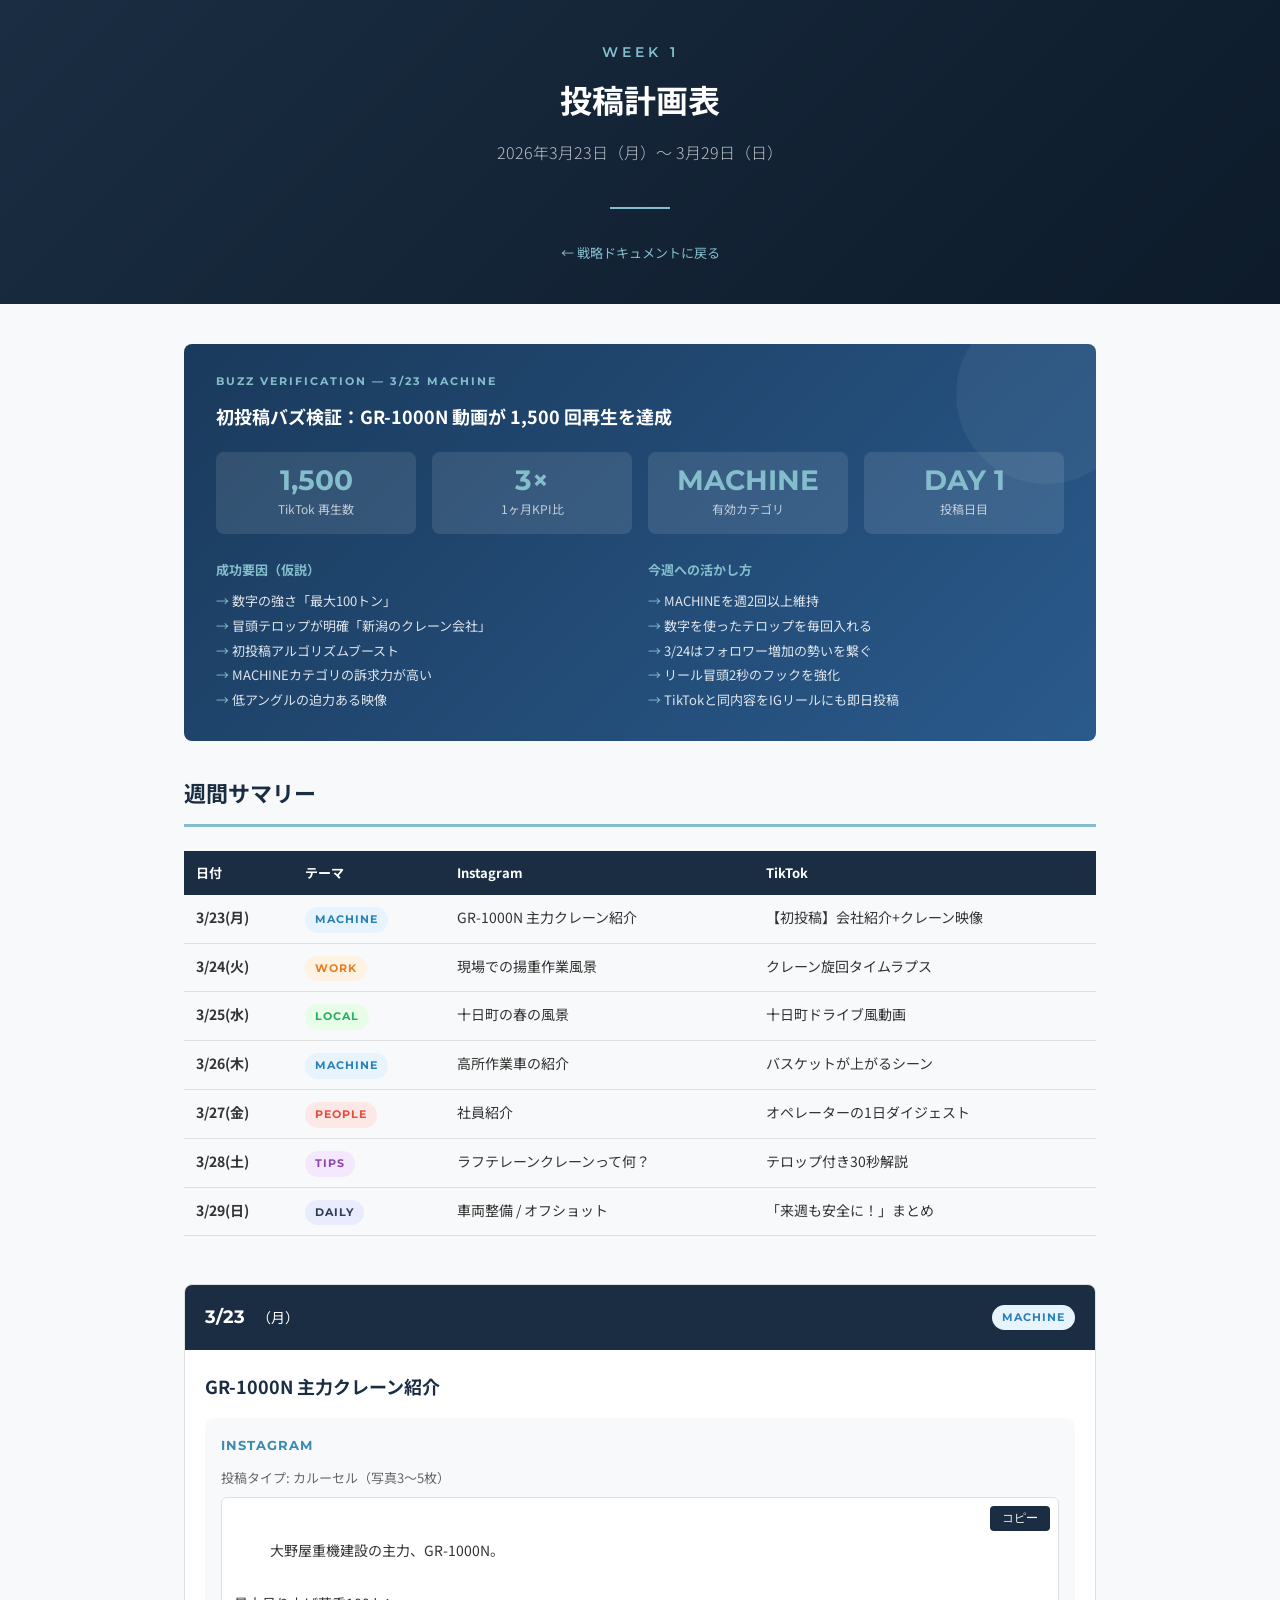
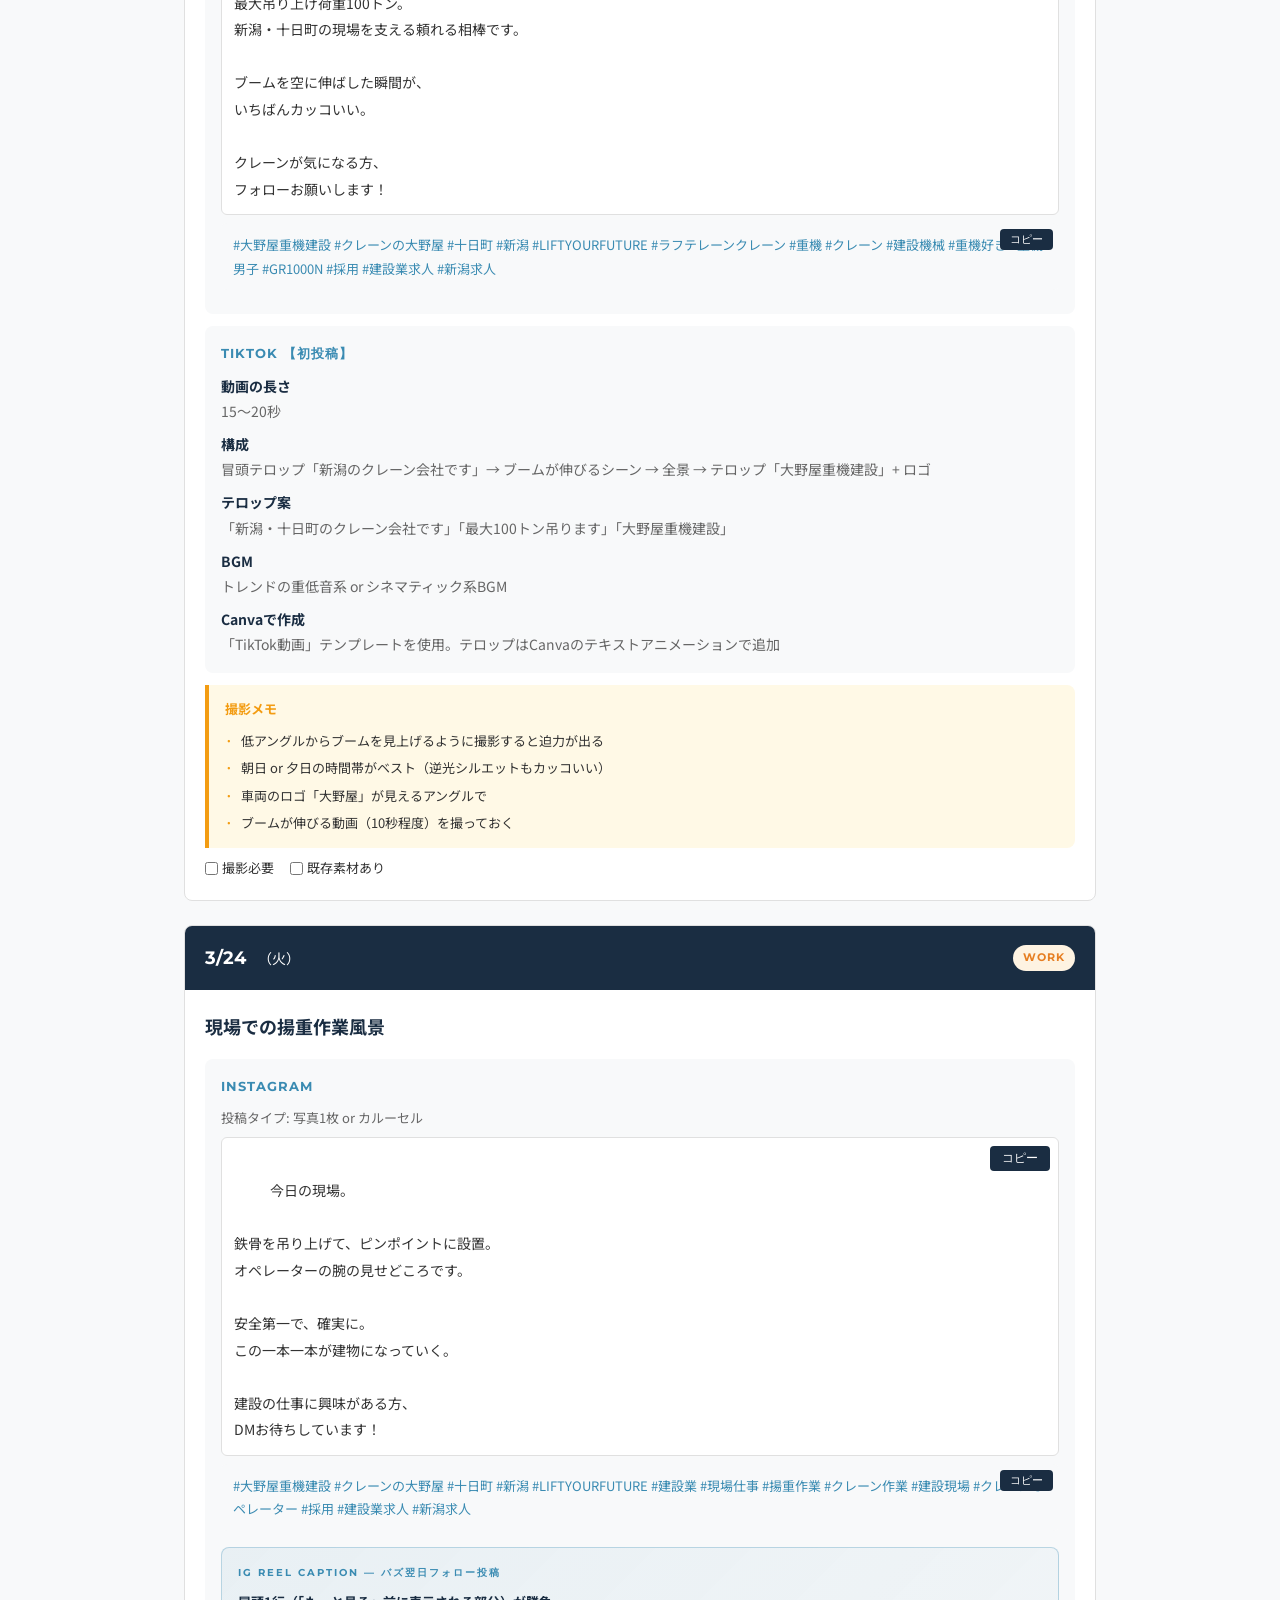
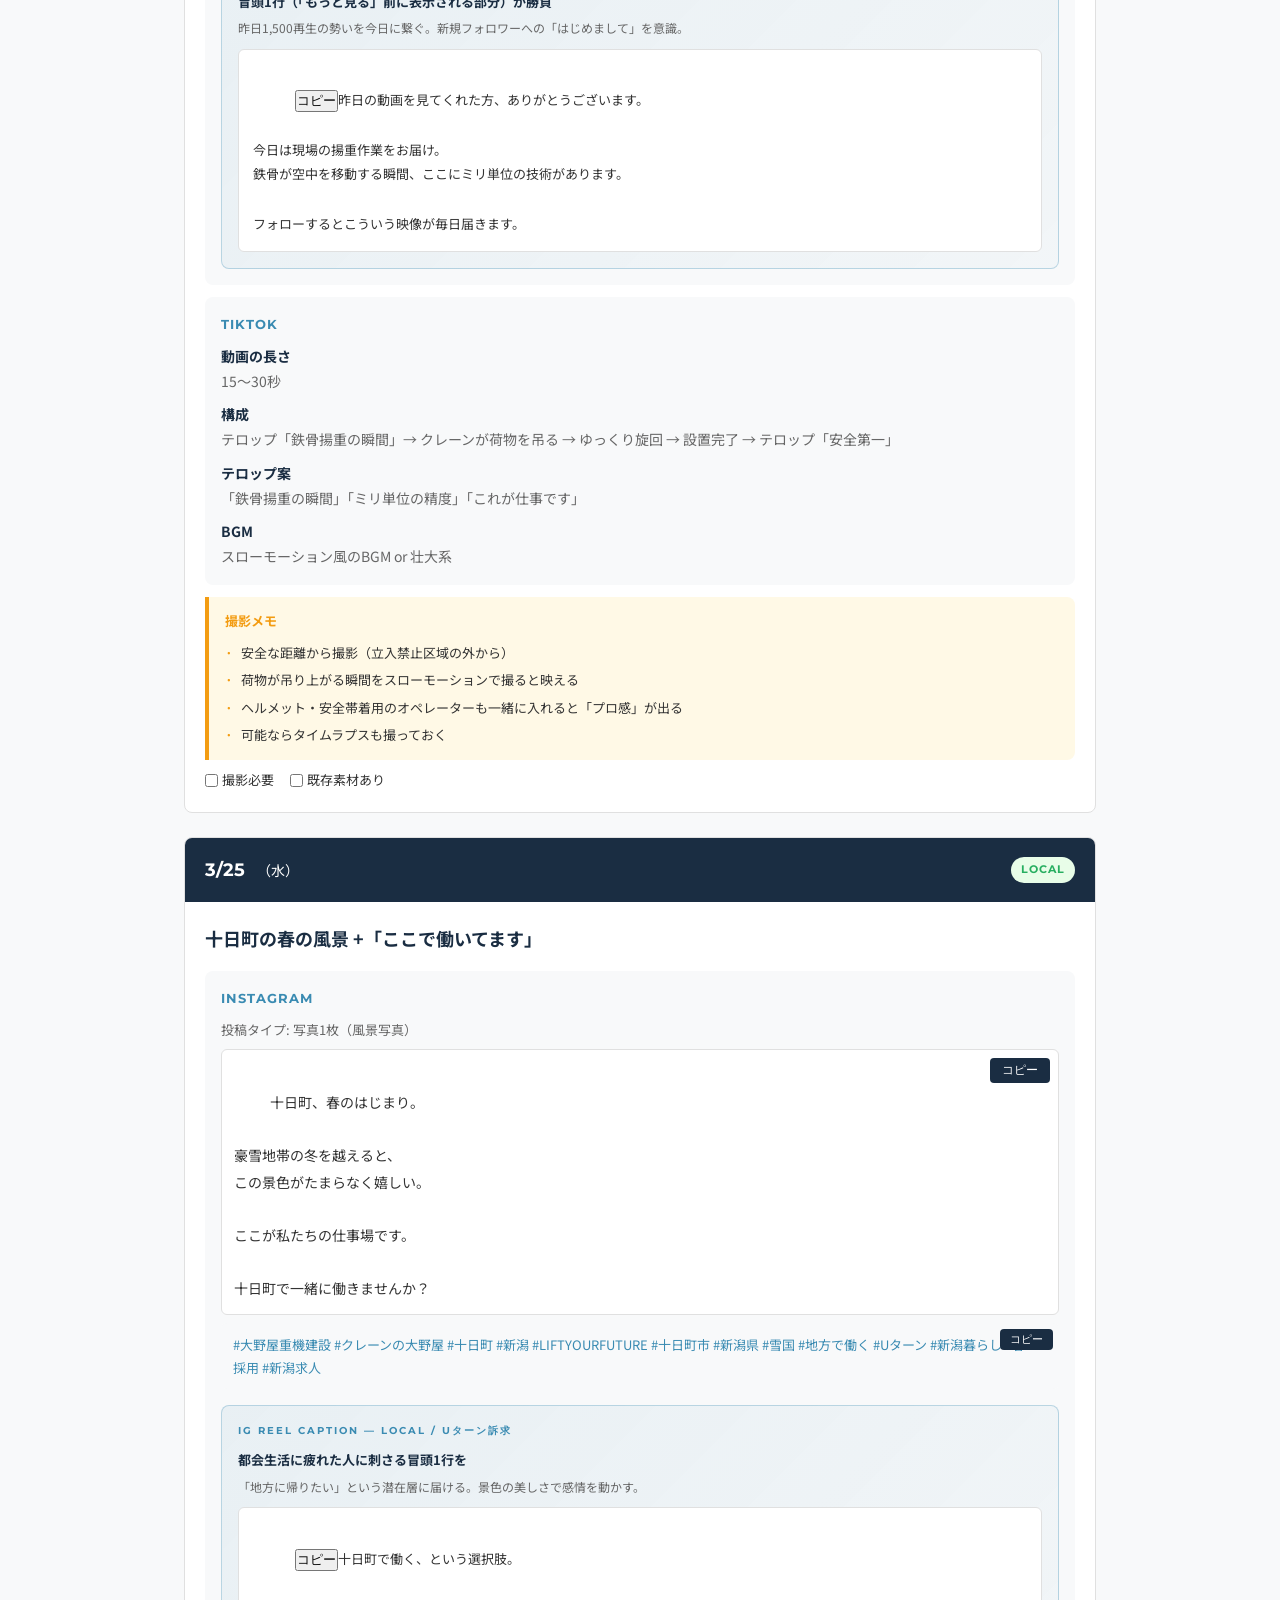
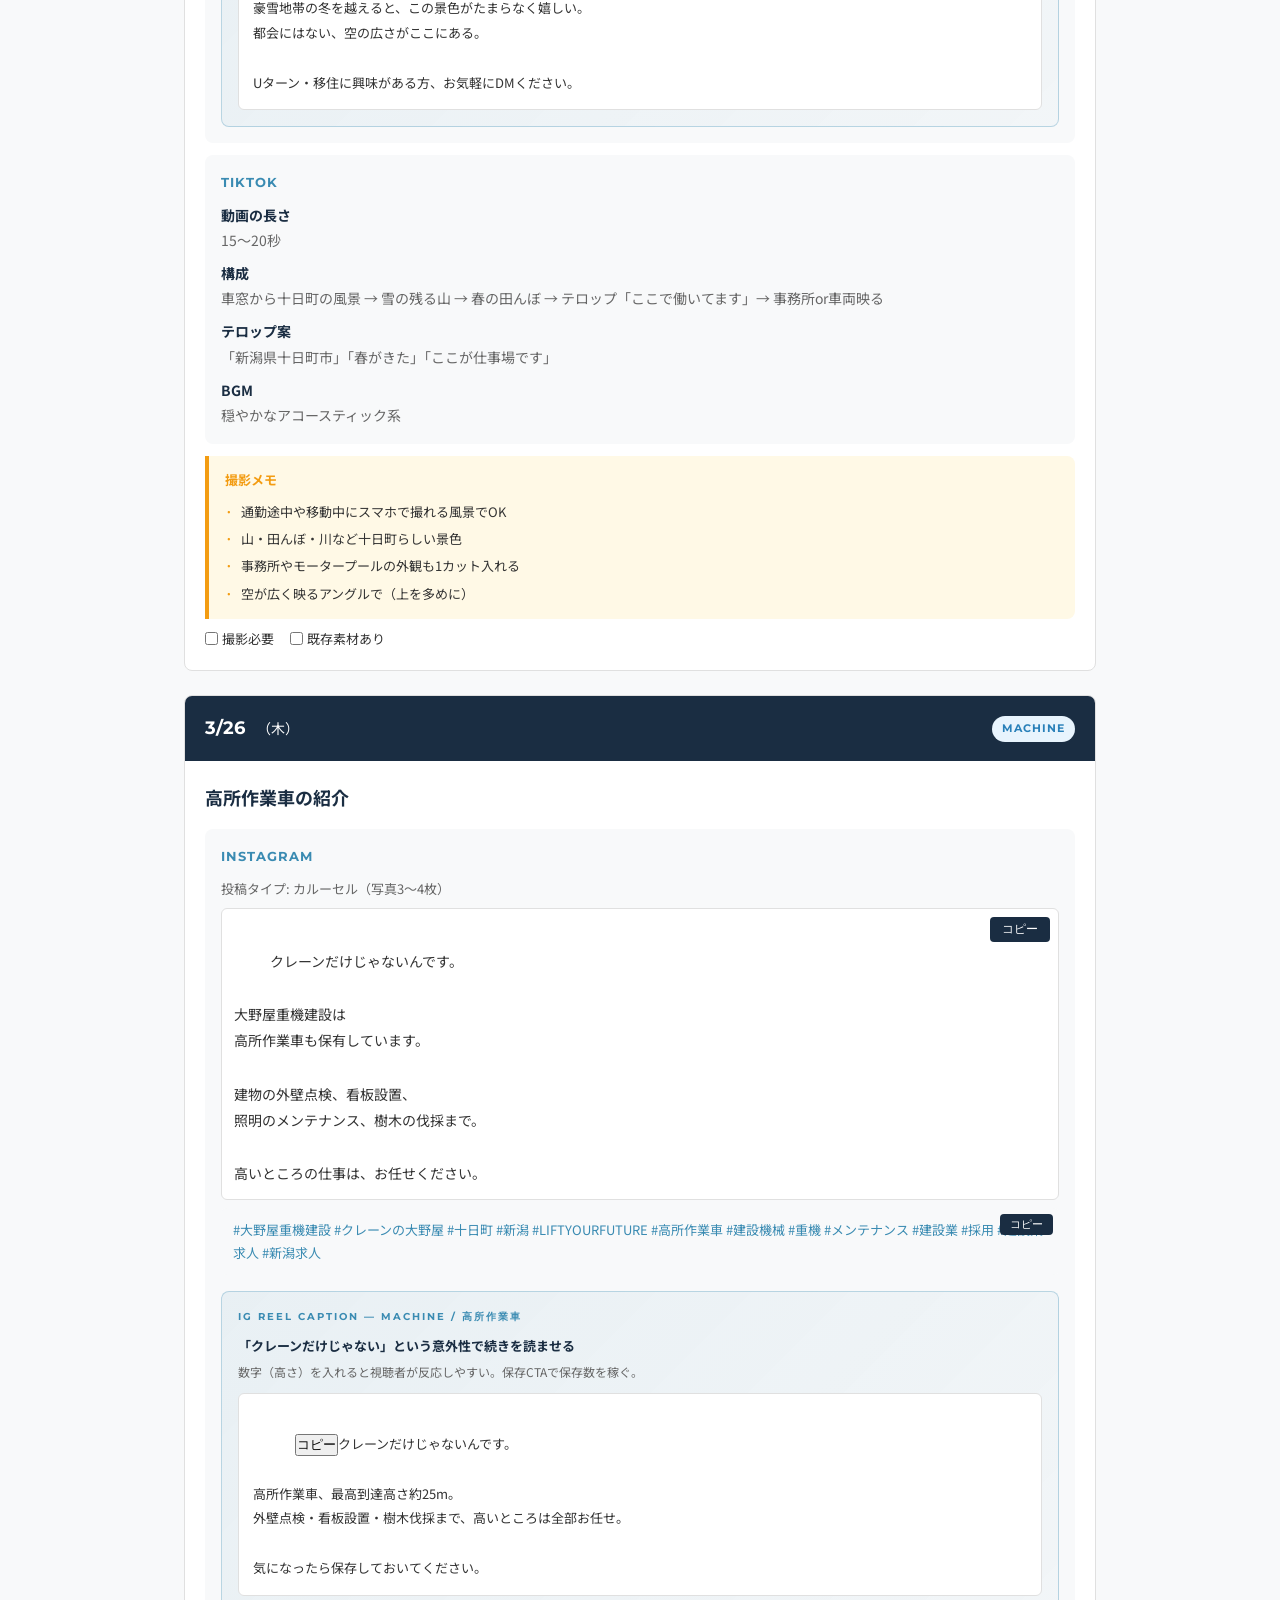
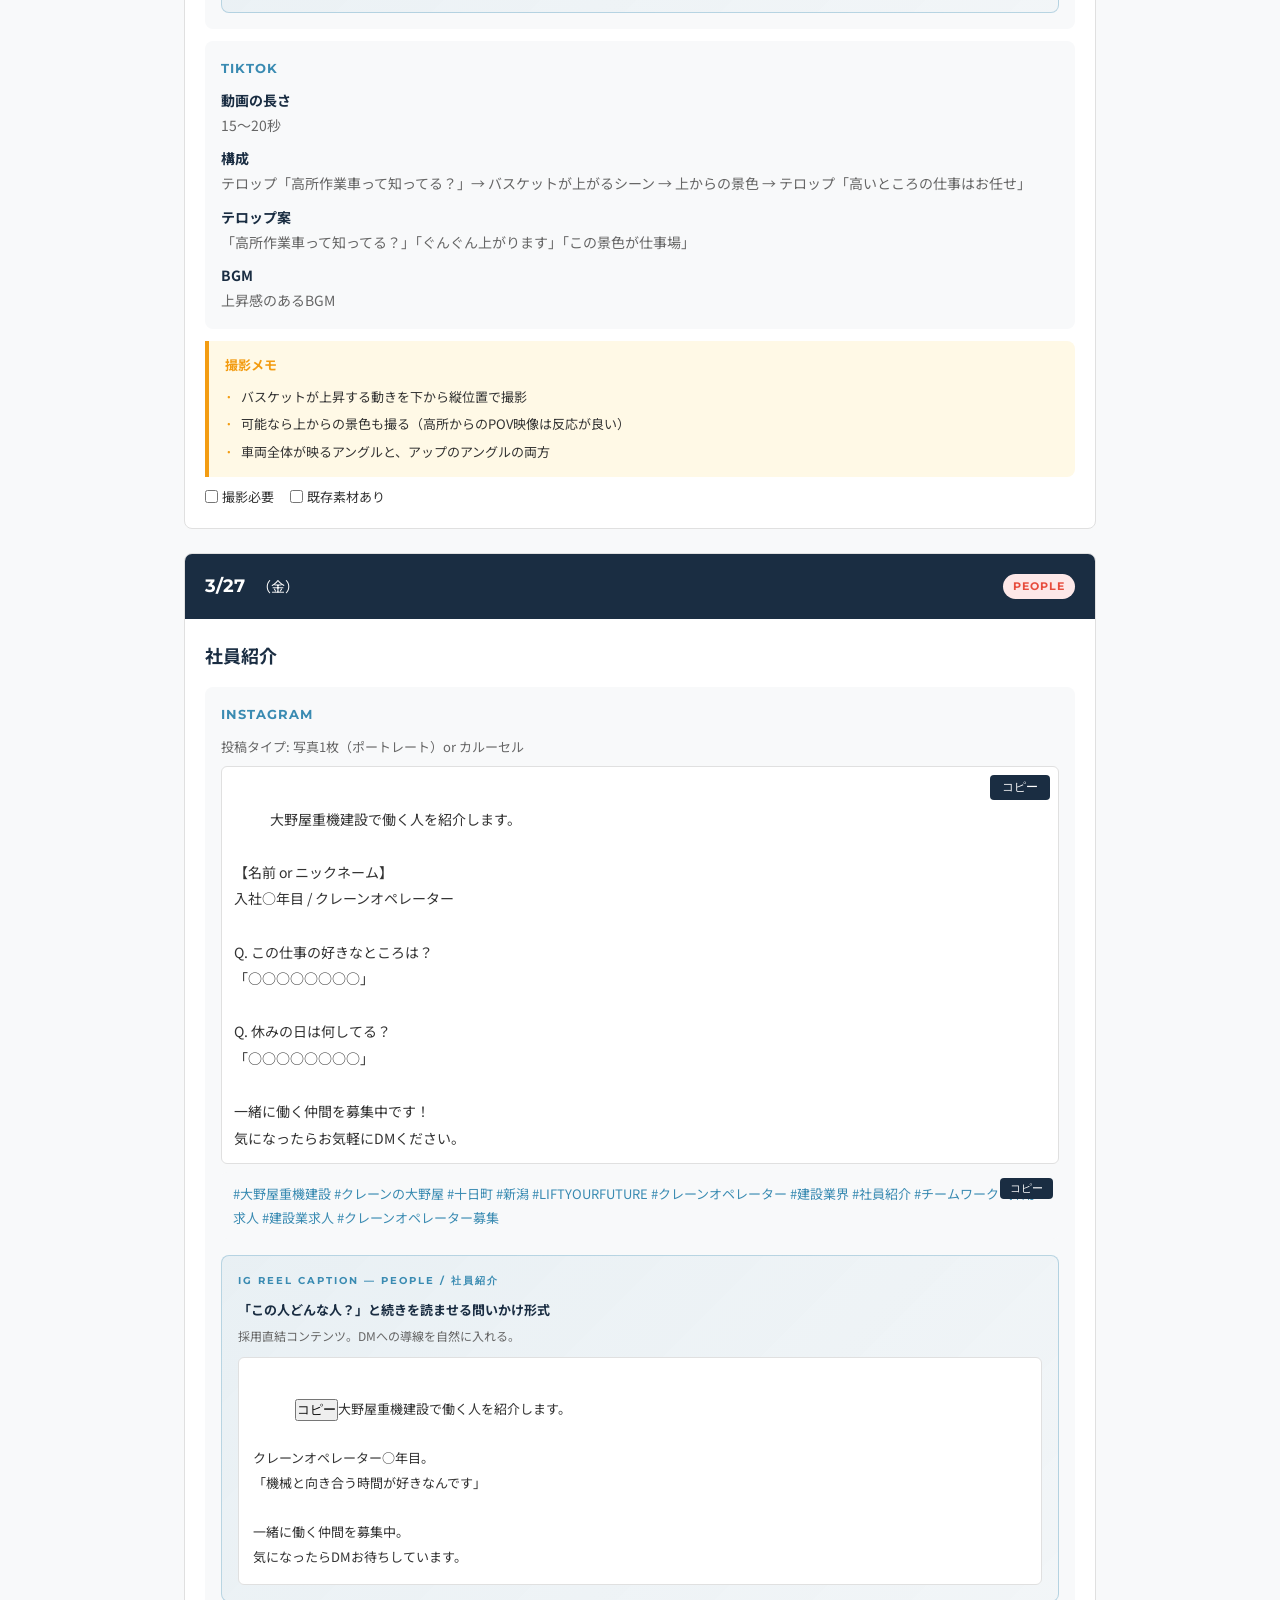
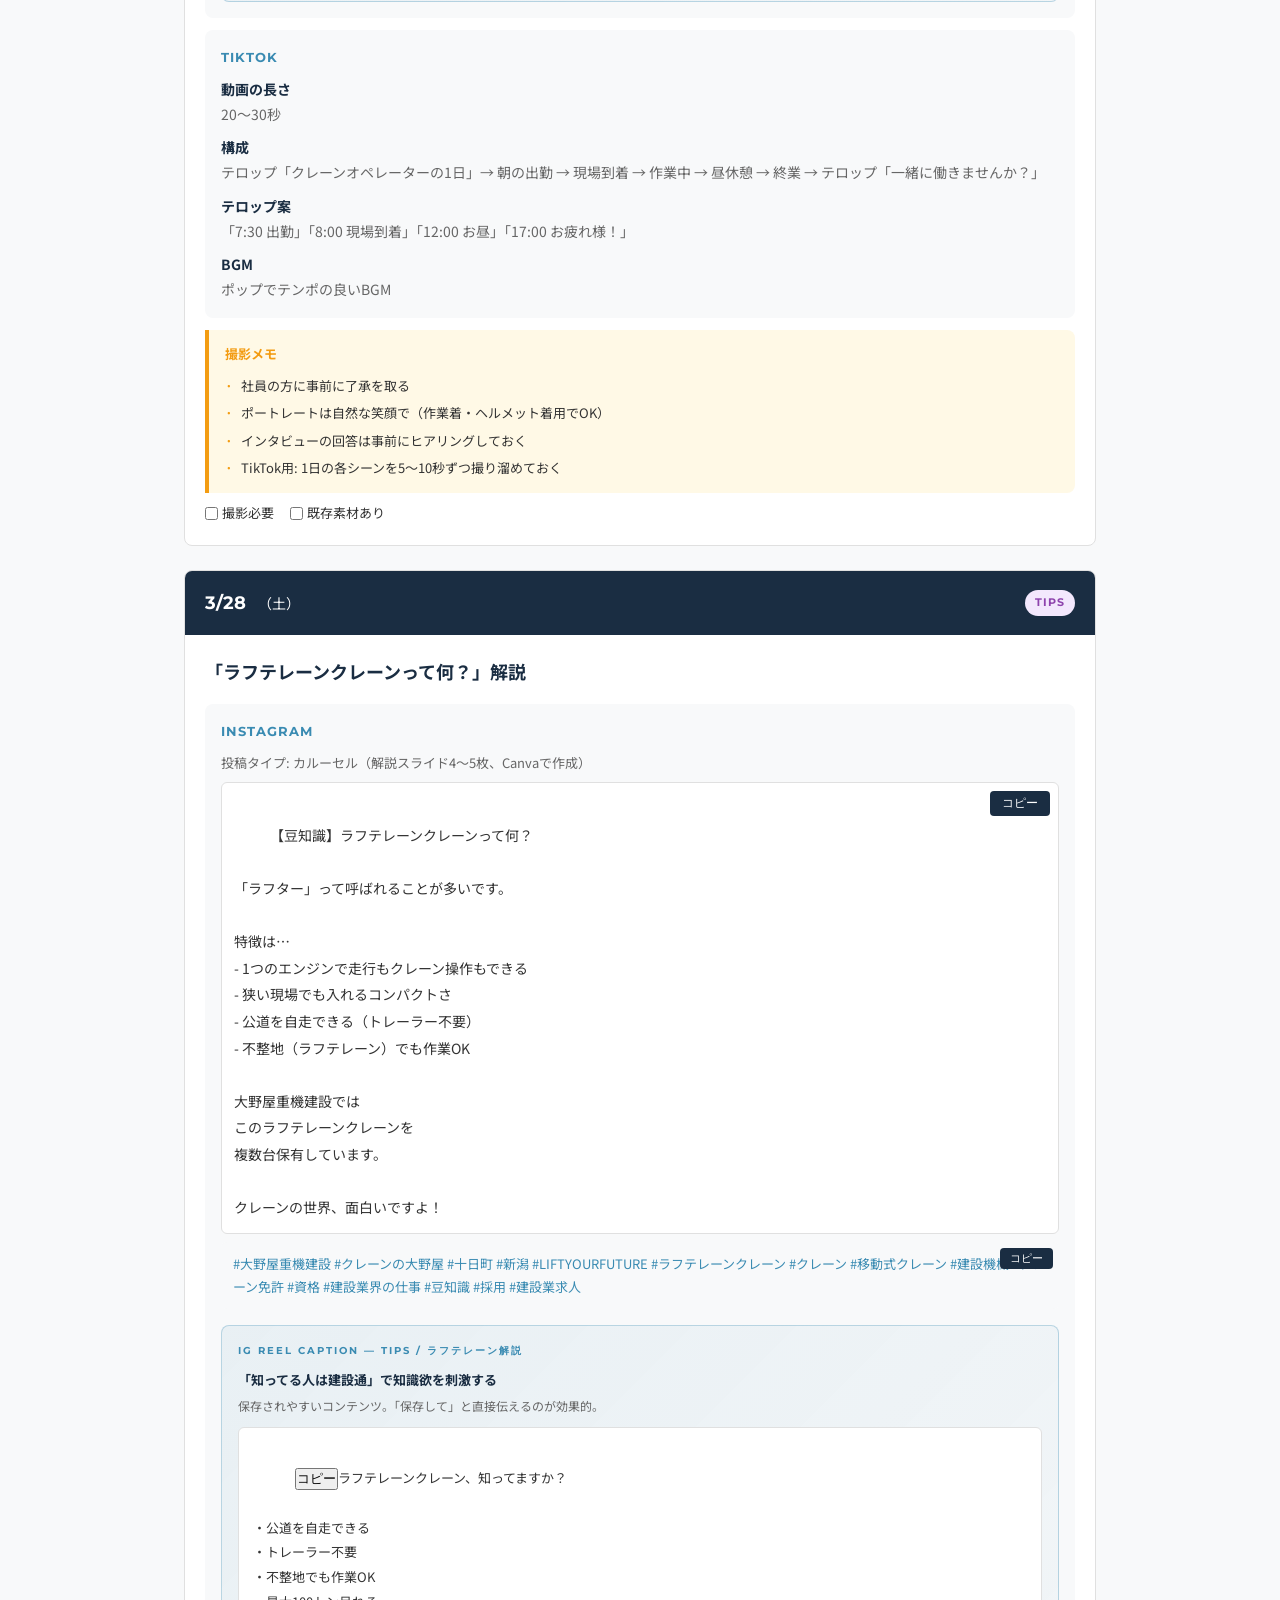
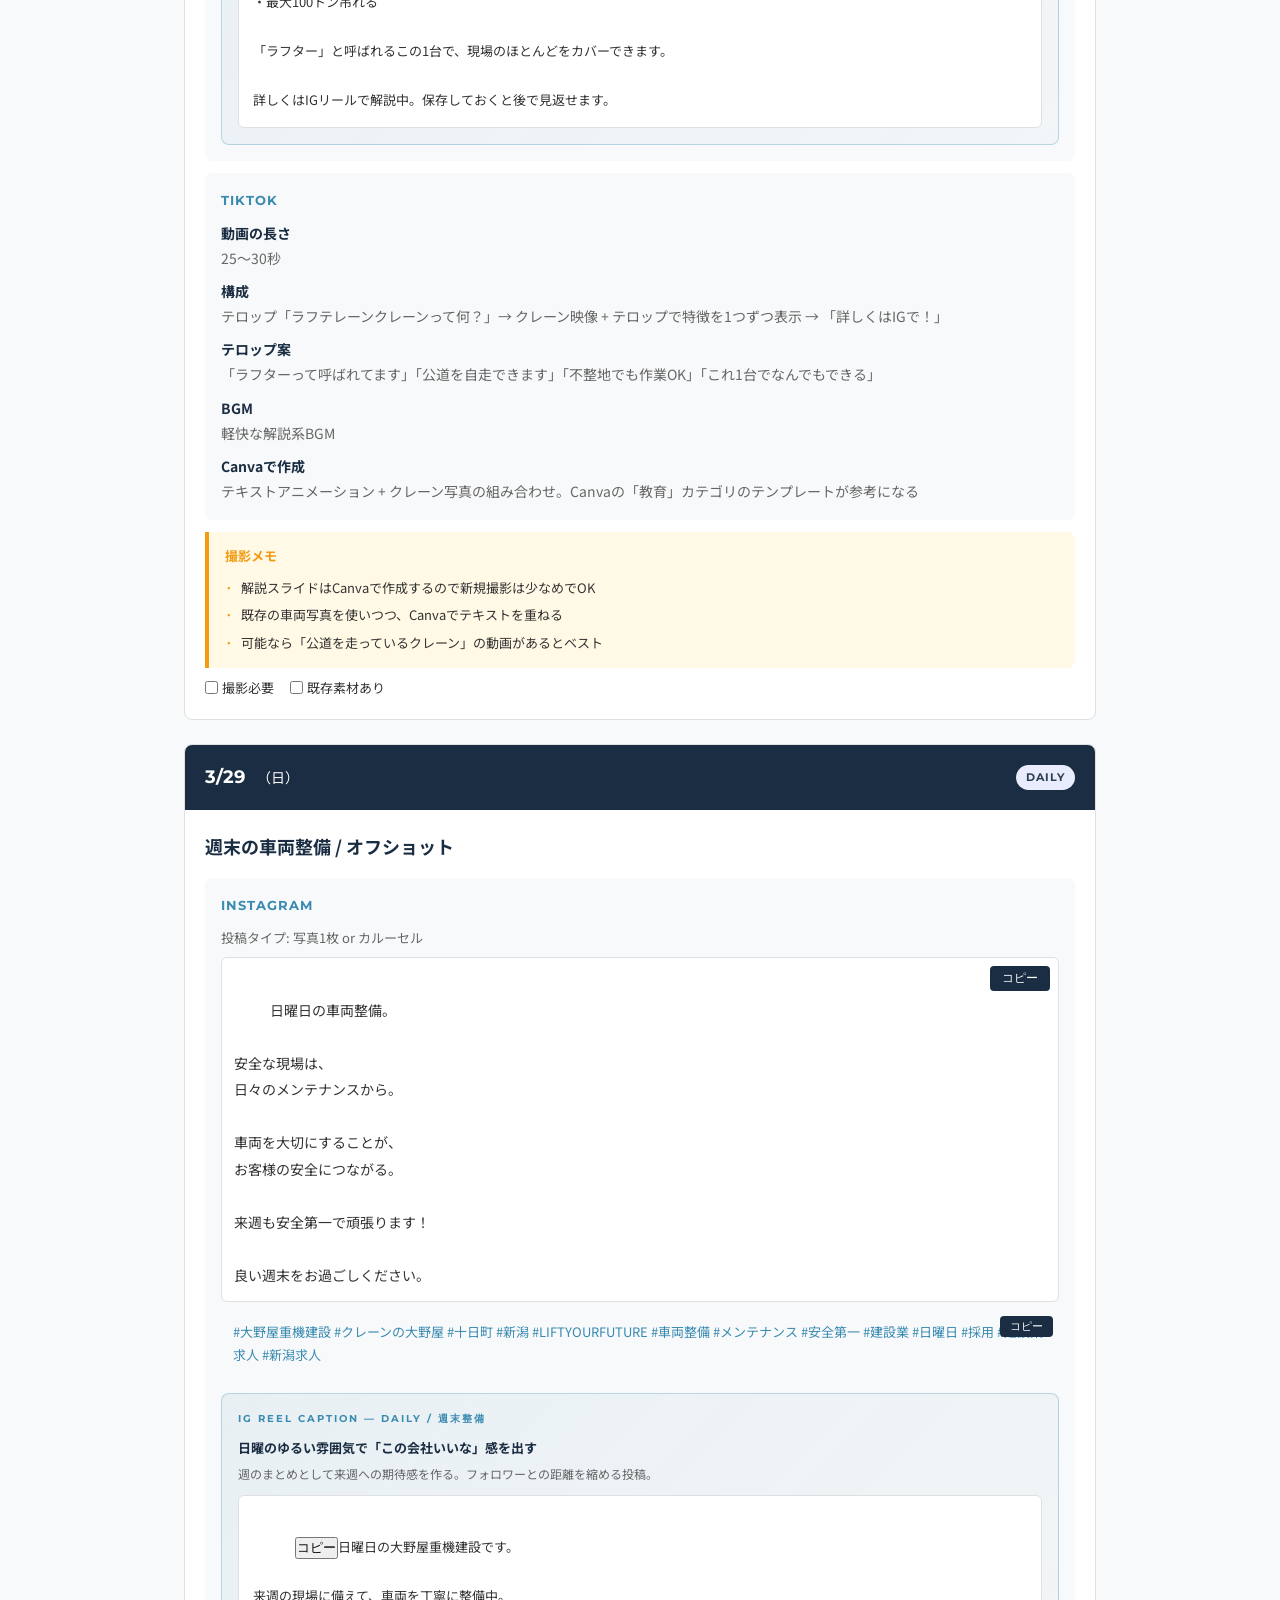
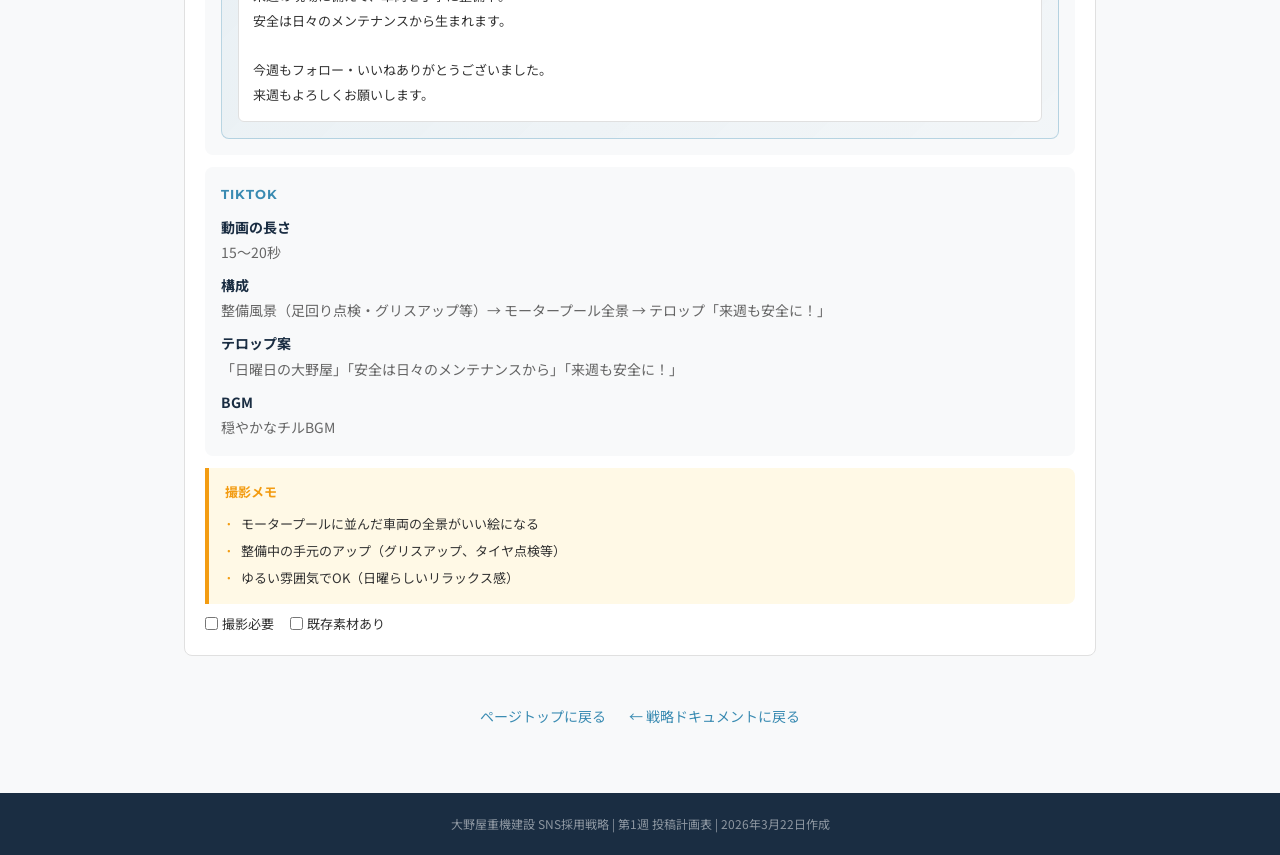
<file: weekly-plan.html>
<!DOCTYPE html>
<html lang="ja">
<head>
  <meta charset="UTF-8">
  <meta name="viewport" content="width=device-width, initial-scale=1.0">
  <title>第1週 投稿計画表（3/23〜3/29）| 大野屋重機建設 SNS</title>
  <link href="https://fonts.googleapis.com/css2?family=Montserrat:wght@400;600;700&family=Noto+Sans+JP:wght@300;400;500;700&display=swap" rel="stylesheet">
  <link rel="stylesheet" href="css/style.css">
  <style>
    /* ---------- Buzz Verification ---------- */
    .buzz-card {
      background: linear-gradient(135deg, #1a3a5c 0%, #2a5a8c 100%);
      border-radius: var(--radius);
      padding: 28px 32px;
      margin-bottom: 32px;
      color: var(--color-white);
      position: relative;
      overflow: hidden;
    }
    .buzz-card::before {
      content: '';
      position: absolute;
      top: -40px; right: -40px;
      width: 180px; height: 180px;
      background: rgba(255,255,255,0.05);
      border-radius: 50%;
    }
    .buzz-label {
      font-family: var(--font-en);
      font-size: 11px;
      font-weight: 700;
      letter-spacing: 2px;
      color: var(--color-accent-light);
      margin-bottom: 8px;
    }
    .buzz-title {
      font-size: 18px;
      font-weight: 700;
      margin-bottom: 20px;
    }
    .buzz-metrics {
      display: grid;
      grid-template-columns: repeat(auto-fit, minmax(120px, 1fr));
      gap: 16px;
      margin-bottom: 24px;
    }
    .buzz-metric {
      background: rgba(255,255,255,0.1);
      border-radius: 8px;
      padding: 14px 16px;
      text-align: center;
    }
    .buzz-metric .val {
      font-family: var(--font-en);
      font-size: 28px;
      font-weight: 700;
      color: var(--color-accent-light);
      line-height: 1;
    }
    .buzz-metric .lbl {
      font-size: 12px;
      color: rgba(255,255,255,0.7);
      margin-top: 4px;
    }
    .buzz-factors {
      display: grid;
      grid-template-columns: 1fr 1fr;
      gap: 16px;
    }
    .buzz-factors h4 {
      font-size: 13px;
      font-weight: 700;
      color: var(--color-accent-light);
      margin-bottom: 8px;
    }
    .buzz-factors ul {
      list-style: none;
      padding: 0;
      font-size: 13px;
      color: rgba(255,255,255,0.85);
      line-height: 1.9;
    }
    .buzz-factors ul li::before {
      content: '→ ';
      color: var(--color-accent-light);
    }
    @media (max-width: 600px) {
      .buzz-factors { grid-template-columns: 1fr; }
    }

    /* ---------- Reel Caption ---------- */
    .reel-caption-section {
      margin-top: 16px;
      padding: 16px;
      background: linear-gradient(135deg, rgba(58,139,178,0.08) 0%, rgba(58,139,178,0.03) 100%);
      border: 1.5px solid rgba(58,139,178,0.3);
      border-radius: 8px;
    }
    .reel-label {
      font-family: var(--font-en);
      font-size: 10px;
      font-weight: 700;
      letter-spacing: 2px;
      color: var(--color-accent);
      margin-bottom: 8px;
    }
    .reel-hook {
      font-size: 13px;
      font-weight: 700;
      color: var(--color-primary);
      margin-bottom: 4px;
    }
    .reel-tip {
      font-size: 12px;
      color: var(--color-text-light);
      margin-bottom: 10px;
    }
    .reel-caption-box {
      background: var(--color-white);
      border: 1px solid var(--color-border);
      border-radius: 6px;
      padding: 14px 48px 14px 14px;
      font-size: 13px;
      line-height: 1.9;
      white-space: pre-wrap;
      position: relative;
    }
  </style>
</head>
<body>

  <!-- ========== Header ========== -->
  <div class="cover" style="min-height:auto; padding:40px 24px;">
    <div class="cover-logo">WEEK 1</div>
    <h1 class="cover-title">投稿計画表</h1>
    <p class="cover-subtitle">2026年3月23日（月）〜 3月29日（日）</p>
    <div class="cover-divider"></div>
    <p style="color:rgba(255,255,255,0.5); font-size:13px;">
      <a href="index.html" style="color:var(--color-accent-light);">← 戦略ドキュメントに戻る</a>
    </p>
  </div>

  <div class="container">

    <!-- ========== バズ検証（3/23） ========== -->
    <div class="buzz-card">
      <div class="buzz-label">BUZZ VERIFICATION — 3/23 MACHINE</div>
      <div class="buzz-title">初投稿バズ検証：GR-1000N 動画が 1,500 回再生を達成</div>

      <div class="buzz-metrics">
        <div class="buzz-metric">
          <div class="val">1,500</div>
          <div class="lbl">TikTok 再生数</div>
        </div>
        <div class="buzz-metric">
          <div class="val">3×</div>
          <div class="lbl">1ヶ月KPI比</div>
        </div>
        <div class="buzz-metric">
          <div class="val">MACHINE</div>
          <div class="lbl">有効カテゴリ</div>
        </div>
        <div class="buzz-metric">
          <div class="val">DAY 1</div>
          <div class="lbl">投稿日目</div>
        </div>
      </div>

      <div class="buzz-factors">
        <div>
          <h4>成功要因（仮説）</h4>
          <ul>
            <li>数字の強さ「最大100トン」</li>
            <li>冒頭テロップが明確「新潟のクレーン会社」</li>
            <li>初投稿アルゴリズムブースト</li>
            <li>MACHINEカテゴリの訴求力が高い</li>
            <li>低アングルの迫力ある映像</li>
          </ul>
        </div>
        <div>
          <h4>今週への活かし方</h4>
          <ul>
            <li>MACHINEを週2回以上維持</li>
            <li>数字を使ったテロップを毎回入れる</li>
            <li>3/24はフォロワー増加の勢いを繋ぐ</li>
            <li>リール冒頭2秒のフックを強化</li>
            <li>TikTokと同内容をIGリールにも即日投稿</li>
          </ul>
        </div>
      </div>
    </div>

    <!-- ========== 週間サマリー ========== -->
    <section class="section">
      <h2 class="section-title">週間サマリー</h2>
      <table class="schedule-table">
        <thead>
          <tr>
            <th>日付</th>
            <th>テーマ</th>
            <th>Instagram</th>
            <th>TikTok</th>
          </tr>
        </thead>
        <tbody>
          <tr>
            <td><strong>3/23(月)</strong></td>
            <td><span class="badge badge-machine">MACHINE</span></td>
            <td>GR-1000N 主力クレーン紹介</td>
            <td>【初投稿】会社紹介+クレーン映像</td>
          </tr>
          <tr>
            <td><strong>3/24(火)</strong></td>
            <td><span class="badge badge-work">WORK</span></td>
            <td>現場での揚重作業風景</td>
            <td>クレーン旋回タイムラプス</td>
          </tr>
          <tr>
            <td><strong>3/25(水)</strong></td>
            <td><span class="badge badge-local">LOCAL</span></td>
            <td>十日町の春の風景</td>
            <td>十日町ドライブ風動画</td>
          </tr>
          <tr>
            <td><strong>3/26(木)</strong></td>
            <td><span class="badge badge-machine">MACHINE</span></td>
            <td>高所作業車の紹介</td>
            <td>バスケットが上がるシーン</td>
          </tr>
          <tr>
            <td><strong>3/27(金)</strong></td>
            <td><span class="badge badge-people">PEOPLE</span></td>
            <td>社員紹介</td>
            <td>オペレーターの1日ダイジェスト</td>
          </tr>
          <tr>
            <td><strong>3/28(土)</strong></td>
            <td><span class="badge badge-tips">TIPS</span></td>
            <td>ラフテレーンクレーンって何？</td>
            <td>テロップ付き30秒解説</td>
          </tr>
          <tr>
            <td><strong>3/29(日)</strong></td>
            <td><span class="badge badge-daily">DAILY</span></td>
            <td>車両整備 / オフショット</td>
            <td>「来週も安全に！」まとめ</td>
          </tr>
        </tbody>
      </table>
    </section>

    <!-- ============================================================
         DAY 1: 3/23（月）MACHINE — GR-1000N
         ============================================================ -->
    <div class="post-card" id="day1">
      <div class="post-card-header">
        <div>
          <span class="date">3/23</span>
          <span class="day">（月）</span>
        </div>
        <span class="badge badge-machine">MACHINE</span>
      </div>
      <div class="post-card-body">
        <div class="theme">GR-1000N 主力クレーン紹介</div>

        <!-- Instagram -->
        <div class="platform-section">
          <div class="platform-label">INSTAGRAM</div>
          <div class="post-type">投稿タイプ: カルーセル（写真3〜5枚）</div>
          <div class="caption-box">
            <button class="copy-btn" onclick="copyCaption(this)">コピー</button>大野屋重機建設の主力、GR-1000N。

最大吊り上げ荷重100トン。
新潟・十日町の現場を支える頼れる相棒です。

ブームを空に伸ばした瞬間が、
いちばんカッコいい。

クレーンが気になる方、
フォローお願いします！</div>
          <div class="hashtag-box">
            <button class="copy-btn" onclick="copyCaption(this)">コピー</button>
#大野屋重機建設 #クレーンの大野屋 #十日町 #新潟 #LIFTYOURFUTURE #ラフテレーンクレーン #重機 #クレーン #建設機械 #重機好き #重機男子 #GR1000N #採用 #建設業求人 #新潟求人</div>
        </div>

        <!-- TikTok -->
        <div class="platform-section">
          <div class="platform-label">TIKTOK 【初投稿】</div>
          <dl class="tiktok-details">
            <dt>動画の長さ</dt>
            <dd>15〜20秒</dd>
            <dt>構成</dt>
            <dd>
              冒頭テロップ「新潟のクレーン会社です」→ ブームが伸びるシーン → 全景 → テロップ「大野屋重機建設」+ ロゴ
            </dd>
            <dt>テロップ案</dt>
            <dd>「新潟・十日町のクレーン会社です」「最大100トン吊ります」「大野屋重機建設」</dd>
            <dt>BGM</dt>
            <dd>トレンドの重低音系 or シネマティック系BGM</dd>
            <dt>Canvaで作成</dt>
            <dd>「TikTok動画」テンプレートを使用。テロップはCanvaのテキストアニメーションで追加</dd>
          </dl>
        </div>

        <!-- 撮影メモ -->
        <div class="shooting-memo">
          <h4>撮影メモ</h4>
          <ul>
            <li>低アングルからブームを見上げるように撮影すると迫力が出る</li>
            <li>朝日 or 夕日の時間帯がベスト（逆光シルエットもカッコいい）</li>
            <li>車両のロゴ「大野屋」が見えるアングルで</li>
            <li>ブームが伸びる動画（10秒程度）を撮っておく</li>
          </ul>
        </div>

        <div class="material-status">
          <label><input type="checkbox"> 撮影必要</label>
          <label><input type="checkbox"> 既存素材あり</label>
        </div>
      </div>
    </div>

    <!-- ============================================================
         DAY 2: 3/24（火）WORK — 現場での揚重作業風景
         ============================================================ -->
    <div class="post-card" id="day2">
      <div class="post-card-header">
        <div>
          <span class="date">3/24</span>
          <span class="day">（火）</span>
        </div>
        <span class="badge badge-work">WORK</span>
      </div>
      <div class="post-card-body">
        <div class="theme">現場での揚重作業風景</div>

        <!-- Instagram -->
        <div class="platform-section">
          <div class="platform-label">INSTAGRAM</div>
          <div class="post-type">投稿タイプ: 写真1枚 or カルーセル</div>
          <div class="caption-box">
            <button class="copy-btn" onclick="copyCaption(this)">コピー</button>今日の現場。

鉄骨を吊り上げて、ピンポイントに設置。
オペレーターの腕の見せどころです。

安全第一で、確実に。
この一本一本が建物になっていく。

建設の仕事に興味がある方、
DMお待ちしています！</div>
          <div class="hashtag-box">
            <button class="copy-btn" onclick="copyCaption(this)">コピー</button>
#大野屋重機建設 #クレーンの大野屋 #十日町 #新潟 #LIFTYOURFUTURE #建設業 #現場仕事 #揚重作業 #クレーン作業 #建設現場 #クレーンオペレーター #採用 #建設業求人 #新潟求人</div>

          <div class="reel-caption-section">
            <div class="reel-label">IG REEL CAPTION — バズ翌日フォロー投稿</div>
            <div class="reel-hook">冒頭1行（「もっと見る」前に表示される部分）が勝負</div>
            <div class="reel-tip">昨日1,500再生の勢いを今日に繋ぐ。新規フォロワーへの「はじめまして」を意識。</div>
            <div class="reel-caption-box">
              <button class="copy-btn" onclick="copyCaption(this)">コピー</button>昨日の動画を見てくれた方、ありがとうございます。

今日は現場の揚重作業をお届け。
鉄骨が空中を移動する瞬間、ここにミリ単位の技術があります。

フォローするとこういう映像が毎日届きます。</div>
          </div>
        </div>

        <!-- TikTok -->
        <div class="platform-section">
          <div class="platform-label">TIKTOK</div>
          <dl class="tiktok-details">
            <dt>動画の長さ</dt>
            <dd>15〜30秒</dd>
            <dt>構成</dt>
            <dd>
              テロップ「鉄骨揚重の瞬間」→ クレーンが荷物を吊る → ゆっくり旋回 → 設置完了 → テロップ「安全第一」
            </dd>
            <dt>テロップ案</dt>
            <dd>「鉄骨揚重の瞬間」「ミリ単位の精度」「これが仕事です」</dd>
            <dt>BGM</dt>
            <dd>スローモーション風のBGM or 壮大系</dd>
          </dl>
        </div>

        <div class="shooting-memo">
          <h4>撮影メモ</h4>
          <ul>
            <li>安全な距離から撮影（立入禁止区域の外から）</li>
            <li>荷物が吊り上がる瞬間をスローモーションで撮ると映える</li>
            <li>ヘルメット・安全帯着用のオペレーターも一緒に入れると「プロ感」が出る</li>
            <li>可能ならタイムラプスも撮っておく</li>
          </ul>
        </div>

        <div class="material-status">
          <label><input type="checkbox"> 撮影必要</label>
          <label><input type="checkbox"> 既存素材あり</label>
        </div>
      </div>
    </div>

    <!-- ============================================================
         DAY 3: 3/25（水）LOCAL — 十日町の春の風景
         ============================================================ -->
    <div class="post-card" id="day3">
      <div class="post-card-header">
        <div>
          <span class="date">3/25</span>
          <span class="day">（水）</span>
        </div>
        <span class="badge badge-local">LOCAL</span>
      </div>
      <div class="post-card-body">
        <div class="theme">十日町の春の風景 +「ここで働いてます」</div>

        <!-- Instagram -->
        <div class="platform-section">
          <div class="platform-label">INSTAGRAM</div>
          <div class="post-type">投稿タイプ: 写真1枚（風景写真）</div>
          <div class="caption-box">
            <button class="copy-btn" onclick="copyCaption(this)">コピー</button>十日町、春のはじまり。

豪雪地帯の冬を越えると、
この景色がたまらなく嬉しい。

ここが私たちの仕事場です。

十日町で一緒に働きませんか？</div>
          <div class="hashtag-box">
            <button class="copy-btn" onclick="copyCaption(this)">コピー</button>
#大野屋重機建設 #クレーンの大野屋 #十日町 #新潟 #LIFTYOURFUTURE #十日町市 #新潟県 #雪国 #地方で働く #Uターン #新潟暮らし #春 #採用 #新潟求人</div>

          <div class="reel-caption-section">
            <div class="reel-label">IG REEL CAPTION — LOCAL / Uターン訴求</div>
            <div class="reel-hook">都会生活に疲れた人に刺さる冒頭1行を</div>
            <div class="reel-tip">「地方に帰りたい」という潜在層に届ける。景色の美しさで感情を動かす。</div>
            <div class="reel-caption-box">
              <button class="copy-btn" onclick="copyCaption(this)">コピー</button>十日町で働く、という選択肢。

豪雪地帯の冬を越えると、この景色がたまらなく嬉しい。
都会にはない、空の広さがここにある。

Uターン・移住に興味がある方、お気軽にDMください。</div>
          </div>
        </div>

        <!-- TikTok -->
        <div class="platform-section">
          <div class="platform-label">TIKTOK</div>
          <dl class="tiktok-details">
            <dt>動画の長さ</dt>
            <dd>15〜20秒</dd>
            <dt>構成</dt>
            <dd>
              車窓から十日町の風景 → 雪の残る山 → 春の田んぼ → テロップ「ここで働いてます」→ 事務所or車両映る
            </dd>
            <dt>テロップ案</dt>
            <dd>「新潟県十日町市」「春がきた」「ここが仕事場です」</dd>
            <dt>BGM</dt>
            <dd>穏やかなアコースティック系</dd>
          </dl>
        </div>

        <div class="shooting-memo">
          <h4>撮影メモ</h4>
          <ul>
            <li>通勤途中や移動中にスマホで撮れる風景でOK</li>
            <li>山・田んぼ・川など十日町らしい景色</li>
            <li>事務所やモータープールの外観も1カット入れる</li>
            <li>空が広く映るアングルで（上を多めに）</li>
          </ul>
        </div>

        <div class="material-status">
          <label><input type="checkbox"> 撮影必要</label>
          <label><input type="checkbox"> 既存素材あり</label>
        </div>
      </div>
    </div>

    <!-- ============================================================
         DAY 4: 3/26（木）MACHINE — 高所作業車
         ============================================================ -->
    <div class="post-card" id="day4">
      <div class="post-card-header">
        <div>
          <span class="date">3/26</span>
          <span class="day">（木）</span>
        </div>
        <span class="badge badge-machine">MACHINE</span>
      </div>
      <div class="post-card-body">
        <div class="theme">高所作業車の紹介</div>

        <!-- Instagram -->
        <div class="platform-section">
          <div class="platform-label">INSTAGRAM</div>
          <div class="post-type">投稿タイプ: カルーセル（写真3〜4枚）</div>
          <div class="caption-box">
            <button class="copy-btn" onclick="copyCaption(this)">コピー</button>クレーンだけじゃないんです。

大野屋重機建設は
高所作業車も保有しています。

建物の外壁点検、看板設置、
照明のメンテナンス、樹木の伐採まで。

高いところの仕事は、お任せください。</div>
          <div class="hashtag-box">
            <button class="copy-btn" onclick="copyCaption(this)">コピー</button>
#大野屋重機建設 #クレーンの大野屋 #十日町 #新潟 #LIFTYOURFUTURE #高所作業車 #建設機械 #重機 #メンテナンス #建設業 #採用 #建設業求人 #新潟求人</div>

          <div class="reel-caption-section">
            <div class="reel-label">IG REEL CAPTION — MACHINE / 高所作業車</div>
            <div class="reel-hook">「クレーンだけじゃない」という意外性で続きを読ませる</div>
            <div class="reel-tip">数字（高さ）を入れると視聴者が反応しやすい。保存CTAで保存数を稼ぐ。</div>
            <div class="reel-caption-box">
              <button class="copy-btn" onclick="copyCaption(this)">コピー</button>クレーンだけじゃないんです。

高所作業車、最高到達高さ約25m。
外壁点検・看板設置・樹木伐採まで、高いところは全部お任せ。

気になったら保存しておいてください。</div>
          </div>
        </div>

        <!-- TikTok -->
        <div class="platform-section">
          <div class="platform-label">TIKTOK</div>
          <dl class="tiktok-details">
            <dt>動画の長さ</dt>
            <dd>15〜20秒</dd>
            <dt>構成</dt>
            <dd>
              テロップ「高所作業車って知ってる？」→ バスケットが上がるシーン → 上からの景色 → テロップ「高いところの仕事はお任せ」
            </dd>
            <dt>テロップ案</dt>
            <dd>「高所作業車って知ってる？」「ぐんぐん上がります」「この景色が仕事場」</dd>
            <dt>BGM</dt>
            <dd>上昇感のあるBGM</dd>
          </dl>
        </div>

        <div class="shooting-memo">
          <h4>撮影メモ</h4>
          <ul>
            <li>バスケットが上昇する動きを下から縦位置で撮影</li>
            <li>可能なら上からの景色も撮る（高所からのPOV映像は反応が良い）</li>
            <li>車両全体が映るアングルと、アップのアングルの両方</li>
          </ul>
        </div>

        <div class="material-status">
          <label><input type="checkbox"> 撮影必要</label>
          <label><input type="checkbox"> 既存素材あり</label>
        </div>
      </div>
    </div>

    <!-- ============================================================
         DAY 5: 3/27（金）PEOPLE — 社員紹介
         ============================================================ -->
    <div class="post-card" id="day5">
      <div class="post-card-header">
        <div>
          <span class="date">3/27</span>
          <span class="day">（金）</span>
        </div>
        <span class="badge badge-people">PEOPLE</span>
      </div>
      <div class="post-card-body">
        <div class="theme">社員紹介</div>

        <!-- Instagram -->
        <div class="platform-section">
          <div class="platform-label">INSTAGRAM</div>
          <div class="post-type">投稿タイプ: 写真1枚（ポートレート）or カルーセル</div>
          <div class="caption-box">
            <button class="copy-btn" onclick="copyCaption(this)">コピー</button>大野屋重機建設で働く人を紹介します。

【名前 or ニックネーム】
入社○年目 / クレーンオペレーター

Q. この仕事の好きなところは？
「○○○○○○○○」

Q. 休みの日は何してる？
「○○○○○○○○」

一緒に働く仲間を募集中です！
気になったらお気軽にDMください。</div>
          <div class="hashtag-box">
            <button class="copy-btn" onclick="copyCaption(this)">コピー</button>
#大野屋重機建設 #クレーンの大野屋 #十日町 #新潟 #LIFTYOURFUTURE #クレーンオペレーター #建設業界 #社員紹介 #チームワーク #採用 #求人 #建設業求人 #クレーンオペレーター募集</div>

          <div class="reel-caption-section">
            <div class="reel-label">IG REEL CAPTION — PEOPLE / 社員紹介</div>
            <div class="reel-hook">「この人どんな人？」と続きを読ませる問いかけ形式</div>
            <div class="reel-tip">採用直結コンテンツ。DMへの導線を自然に入れる。</div>
            <div class="reel-caption-box">
              <button class="copy-btn" onclick="copyCaption(this)">コピー</button>大野屋重機建設で働く人を紹介します。

クレーンオペレーター○年目。
「機械と向き合う時間が好きなんです」

一緒に働く仲間を募集中。
気になったらDMお待ちしています。</div>
          </div>
        </div>

        <!-- TikTok -->
        <div class="platform-section">
          <div class="platform-label">TIKTOK</div>
          <dl class="tiktok-details">
            <dt>動画の長さ</dt>
            <dd>20〜30秒</dd>
            <dt>構成</dt>
            <dd>
              テロップ「クレーンオペレーターの1日」→ 朝の出勤 → 現場到着 → 作業中 → 昼休憩 → 終業 → テロップ「一緒に働きませんか？」
            </dd>
            <dt>テロップ案</dt>
            <dd>「7:30 出勤」「8:00 現場到着」「12:00 お昼」「17:00 お疲れ様！」</dd>
            <dt>BGM</dt>
            <dd>ポップでテンポの良いBGM</dd>
          </dl>
        </div>

        <div class="shooting-memo">
          <h4>撮影メモ</h4>
          <ul>
            <li>社員の方に事前に了承を取る</li>
            <li>ポートレートは自然な笑顔で（作業着・ヘルメット着用でOK）</li>
            <li>インタビューの回答は事前にヒアリングしておく</li>
            <li>TikTok用: 1日の各シーンを5〜10秒ずつ撮り溜めておく</li>
          </ul>
        </div>

        <div class="material-status">
          <label><input type="checkbox"> 撮影必要</label>
          <label><input type="checkbox"> 既存素材あり</label>
        </div>
      </div>
    </div>

    <!-- ============================================================
         DAY 6: 3/28（土）TIPS — ラフテレーンクレーンって何？
         ============================================================ -->
    <div class="post-card" id="day6">
      <div class="post-card-header">
        <div>
          <span class="date">3/28</span>
          <span class="day">（土）</span>
        </div>
        <span class="badge badge-tips">TIPS</span>
      </div>
      <div class="post-card-body">
        <div class="theme">「ラフテレーンクレーンって何？」解説</div>

        <!-- Instagram -->
        <div class="platform-section">
          <div class="platform-label">INSTAGRAM</div>
          <div class="post-type">投稿タイプ: カルーセル（解説スライド4〜5枚、Canvaで作成）</div>
          <div class="caption-box">
            <button class="copy-btn" onclick="copyCaption(this)">コピー</button>【豆知識】ラフテレーンクレーンって何？

「ラフター」って呼ばれることが多いです。

特徴は…
- 1つのエンジンで走行もクレーン操作もできる
- 狭い現場でも入れるコンパクトさ
- 公道を自走できる（トレーラー不要）
- 不整地（ラフテレーン）でも作業OK

大野屋重機建設では
このラフテレーンクレーンを
複数台保有しています。

クレーンの世界、面白いですよ！</div>
          <div class="hashtag-box">
            <button class="copy-btn" onclick="copyCaption(this)">コピー</button>
#大野屋重機建設 #クレーンの大野屋 #十日町 #新潟 #LIFTYOURFUTURE #ラフテレーンクレーン #クレーン #移動式クレーン #建設機械 #クレーン免許 #資格 #建設業界の仕事 #豆知識 #採用 #建設業求人</div>

          <div class="reel-caption-section">
            <div class="reel-label">IG REEL CAPTION — TIPS / ラフテレーン解説</div>
            <div class="reel-hook">「知ってる人は建設通」で知識欲を刺激する</div>
            <div class="reel-tip">保存されやすいコンテンツ。「保存して」と直接伝えるのが効果的。</div>
            <div class="reel-caption-box">
              <button class="copy-btn" onclick="copyCaption(this)">コピー</button>ラフテレーンクレーン、知ってますか？

・公道を自走できる
・トレーラー不要
・不整地でも作業OK
・最大100トン吊れる

「ラフター」と呼ばれるこの1台で、現場のほとんどをカバーできます。

詳しくはIGリールで解説中。保存しておくと後で見返せます。</div>
          </div>
        </div>

        <!-- TikTok -->
        <div class="platform-section">
          <div class="platform-label">TIKTOK</div>
          <dl class="tiktok-details">
            <dt>動画の長さ</dt>
            <dd>25〜30秒</dd>
            <dt>構成</dt>
            <dd>
              テロップ「ラフテレーンクレーンって何？」→ クレーン映像 + テロップで特徴を1つずつ表示 → 「詳しくはIGで！」
            </dd>
            <dt>テロップ案</dt>
            <dd>「ラフターって呼ばれてます」「公道を自走できます」「不整地でも作業OK」「これ1台でなんでもできる」</dd>
            <dt>BGM</dt>
            <dd>軽快な解説系BGM</dd>
            <dt>Canvaで作成</dt>
            <dd>テキストアニメーション + クレーン写真の組み合わせ。Canvaの「教育」カテゴリのテンプレートが参考になる</dd>
          </dl>
        </div>

        <div class="shooting-memo">
          <h4>撮影メモ</h4>
          <ul>
            <li>解説スライドはCanvaで作成するので新規撮影は少なめでOK</li>
            <li>既存の車両写真を使いつつ、Canvaでテキストを重ねる</li>
            <li>可能なら「公道を走っているクレーン」の動画があるとベスト</li>
          </ul>
        </div>

        <div class="material-status">
          <label><input type="checkbox"> 撮影必要</label>
          <label><input type="checkbox"> 既存素材あり</label>
        </div>
      </div>
    </div>

    <!-- ============================================================
         DAY 7: 3/29（日）DAILY — 週末の車両整備 / オフショット
         ============================================================ -->
    <div class="post-card" id="day7">
      <div class="post-card-header">
        <div>
          <span class="date">3/29</span>
          <span class="day">（日）</span>
        </div>
        <span class="badge badge-daily">DAILY</span>
      </div>
      <div class="post-card-body">
        <div class="theme">週末の車両整備 / オフショット</div>

        <!-- Instagram -->
        <div class="platform-section">
          <div class="platform-label">INSTAGRAM</div>
          <div class="post-type">投稿タイプ: 写真1枚 or カルーセル</div>
          <div class="caption-box">
            <button class="copy-btn" onclick="copyCaption(this)">コピー</button>日曜日の車両整備。

安全な現場は、
日々のメンテナンスから。

車両を大切にすることが、
お客様の安全につながる。

来週も安全第一で頑張ります！

良い週末をお過ごしください。</div>
          <div class="hashtag-box">
            <button class="copy-btn" onclick="copyCaption(this)">コピー</button>
#大野屋重機建設 #クレーンの大野屋 #十日町 #新潟 #LIFTYOURFUTURE #車両整備 #メンテナンス #安全第一 #建設業 #日曜日 #採用 #建設業求人 #新潟求人</div>

          <div class="reel-caption-section">
            <div class="reel-label">IG REEL CAPTION — DAILY / 週末整備</div>
            <div class="reel-hook">日曜のゆるい雰囲気で「この会社いいな」感を出す</div>
            <div class="reel-tip">週のまとめとして来週への期待感を作る。フォロワーとの距離を縮める投稿。</div>
            <div class="reel-caption-box">
              <button class="copy-btn" onclick="copyCaption(this)">コピー</button>日曜日の大野屋重機建設です。

来週の現場に備えて、車両を丁寧に整備中。
安全は日々のメンテナンスから生まれます。

今週もフォロー・いいねありがとうございました。
来週もよろしくお願いします。</div>
          </div>
        </div>

        <!-- TikTok -->
        <div class="platform-section">
          <div class="platform-label">TIKTOK</div>
          <dl class="tiktok-details">
            <dt>動画の長さ</dt>
            <dd>15〜20秒</dd>
            <dt>構成</dt>
            <dd>
              整備風景（足回り点検・グリスアップ等）→ モータープール全景 → テロップ「来週も安全に！」
            </dd>
            <dt>テロップ案</dt>
            <dd>「日曜日の大野屋」「安全は日々のメンテナンスから」「来週も安全に！」</dd>
            <dt>BGM</dt>
            <dd>穏やかなチルBGM</dd>
          </dl>
        </div>

        <div class="shooting-memo">
          <h4>撮影メモ</h4>
          <ul>
            <li>モータープールに並んだ車両の全景がいい絵になる</li>
            <li>整備中の手元のアップ（グリスアップ、タイヤ点検等）</li>
            <li>ゆるい雰囲気でOK（日曜らしいリラックス感）</li>
          </ul>
        </div>

        <div class="material-status">
          <label><input type="checkbox"> 撮影必要</label>
          <label><input type="checkbox"> 既存素材あり</label>
        </div>
      </div>
    </div>

    <!-- ========== Navigation ========== -->
    <div class="back-to-top">
      <a href="#" style="margin-right:20px;">ページトップに戻る</a>
      <a href="index.html">← 戦略ドキュメントに戻る</a>
    </div>

  </div>

  <!-- ========== Footer ========== -->
  <footer class="doc-footer">
    大野屋重機建設 SNS採用戦略 | 第1週 投稿計画表 | 2026年3月22日作成
  </footer>

  <!-- ========== Copy to Clipboard JS ========== -->
  <script>
  function copyCaption(btn) {
    const box = btn.parentElement;
    // Get text content excluding the button text
    const text = Array.from(box.childNodes)
      .filter(node => node !== btn)
      .map(node => node.textContent)
      .join('')
      .trim();

    navigator.clipboard.writeText(text).then(() => {
      btn.textContent = 'コピー済み';
      btn.classList.add('copied');
      setTimeout(() => {
        btn.textContent = 'コピー';
        btn.classList.remove('copied');
      }, 2000);
    });
  }
  </script>

</body>
</html>
</file>
<file: css/style.css>
/* ============================================
   大野屋重機建設 SNS戦略ドキュメント - Style
   カラー: ohnoya.hp2 準拠
   ============================================ */

/* ---------- CSS Variables ---------- */
:root {
  --color-primary: #1a2d42;
  --color-primary-light: #2a4a6b;
  --color-accent: #3a8bb2;
  --color-accent-light: #84becc;
  --color-text: #333333;
  --color-text-light: #666666;
  --color-white: #ffffff;
  --color-bg: #f8f9fa;
  --color-bg-dark: #0d1b2a;
  --color-border: #e0e0e0;
  --color-success: #2ecc71;
  --color-warning: #f39c12;
  --font-ja: 'Noto Sans JP', 'ヒラギノ角ゴ Pro W3', 'メイリオ', sans-serif;
  --font-en: 'Montserrat', sans-serif;
  --max-width: 960px;
  --transition: 0.3s ease;
  --radius: 8px;
}

/* ---------- Reset ---------- */
*, *::before, *::after {
  margin: 0;
  padding: 0;
  box-sizing: border-box;
}

html {
  scroll-behavior: smooth;
  font-size: 16px;
}

body {
  font-family: var(--font-ja);
  color: var(--color-text);
  line-height: 1.8;
  background: var(--color-bg);
}

a {
  color: var(--color-accent);
  text-decoration: none;
  transition: color var(--transition);
}
a:hover { color: var(--color-primary); }

img { max-width: 100%; height: auto; display: block; }

/* ---------- Cover Page ---------- */
.cover {
  min-height: 100vh;
  display: flex;
  flex-direction: column;
  justify-content: center;
  align-items: center;
  text-align: center;
  background: linear-gradient(135deg, var(--color-primary) 0%, var(--color-bg-dark) 100%);
  color: var(--color-white);
  padding: 60px 24px;
}

.cover-logo {
  font-family: var(--font-en);
  font-size: 14px;
  font-weight: 600;
  letter-spacing: 4px;
  text-transform: uppercase;
  color: var(--color-accent-light);
  margin-bottom: 12px;
}

.cover-title {
  font-size: 32px;
  font-weight: 700;
  line-height: 1.4;
  margin-bottom: 16px;
}

.cover-subtitle {
  font-size: 16px;
  font-weight: 300;
  color: rgba(255,255,255,0.7);
  margin-bottom: 40px;
}

.cover-divider {
  width: 60px;
  height: 2px;
  background: var(--color-accent-light);
  margin: 0 auto 32px;
}

.cover-meta {
  font-size: 14px;
  color: rgba(255,255,255,0.6);
  line-height: 2;
}

/* ---------- Container ---------- */
.container {
  max-width: var(--max-width);
  margin: 0 auto;
  padding: 40px 24px;
}

/* ---------- Section ---------- */
.section {
  margin-bottom: 48px;
}

.section-title {
  font-size: 22px;
  font-weight: 700;
  color: var(--color-primary);
  border-bottom: 3px solid var(--color-accent-light);
  padding-bottom: 12px;
  margin-bottom: 24px;
  display: flex;
  align-items: center;
  gap: 10px;
}

.section-title .num {
  font-family: var(--font-en);
  font-size: 14px;
  font-weight: 700;
  color: var(--color-white);
  background: var(--color-primary);
  width: 32px;
  height: 32px;
  border-radius: 50%;
  display: inline-flex;
  align-items: center;
  justify-content: center;
  flex-shrink: 0;
}

.section-lead {
  font-size: 15px;
  color: var(--color-text-light);
  margin-bottom: 20px;
}

/* ---------- Cards (General) ---------- */
.card {
  background: var(--color-white);
  border-radius: var(--radius);
  padding: 24px;
  margin-bottom: 16px;
  border: 1px solid var(--color-border);
}

.card-title {
  font-size: 16px;
  font-weight: 700;
  color: var(--color-primary);
  margin-bottom: 8px;
}

/* ---------- Persona Cards ---------- */
.persona-grid {
  display: grid;
  grid-template-columns: repeat(auto-fit, minmax(280px, 1fr));
  gap: 16px;
}

.persona-card {
  background: var(--color-white);
  border-radius: var(--radius);
  padding: 24px;
  border-left: 4px solid var(--color-accent);
}

.persona-card .label {
  font-family: var(--font-en);
  font-size: 12px;
  font-weight: 700;
  color: var(--color-accent);
  letter-spacing: 2px;
  text-transform: uppercase;
  margin-bottom: 4px;
}

.persona-card h3 {
  font-size: 18px;
  color: var(--color-primary);
  margin-bottom: 8px;
}

.persona-card .age {
  font-size: 13px;
  color: var(--color-text-light);
  margin-bottom: 12px;
}

.persona-card ul {
  list-style: none;
  padding: 0;
}

.persona-card li {
  font-size: 14px;
  padding: 4px 0;
  padding-left: 16px;
  position: relative;
}

.persona-card li::before {
  content: "·";
  position: absolute;
  left: 0;
  color: var(--color-accent);
  font-weight: 700;
}

/* ---------- Platform Comparison ---------- */
.platform-grid {
  display: grid;
  grid-template-columns: 1fr 1fr;
  gap: 16px;
}

.platform-card {
  background: var(--color-white);
  border-radius: var(--radius);
  padding: 24px;
  border-top: 4px solid var(--color-accent);
}

.platform-card .platform-name {
  font-family: var(--font-en);
  font-size: 20px;
  font-weight: 700;
  color: var(--color-primary);
  margin-bottom: 12px;
}

/* ---------- Category Badges ---------- */
.badge {
  display: inline-block;
  font-size: 11px;
  font-weight: 700;
  padding: 3px 10px;
  border-radius: 20px;
  letter-spacing: 1px;
  text-transform: uppercase;
  font-family: var(--font-en);
}

.badge-machine { background: #e8f4fd; color: #2980b9; }
.badge-work { background: #fef3e2; color: #e67e22; }
.badge-people { background: #fde8e8; color: #e74c3c; }
.badge-local { background: #e8fde8; color: #27ae60; }
.badge-tips { background: #f3e8fd; color: #8e44ad; }
.badge-ba { background: #fdf8e8; color: #f39c12; }
.badge-daily { background: #e8ecfd; color: #2c3e50; }

/* ---------- Content Category Grid ---------- */
.category-grid {
  display: grid;
  grid-template-columns: repeat(auto-fit, minmax(200px, 1fr));
  gap: 12px;
}

.category-item {
  background: var(--color-white);
  border-radius: var(--radius);
  padding: 16px;
  text-align: center;
  border: 1px solid var(--color-border);
}

.category-item .cat-name {
  font-weight: 700;
  font-size: 15px;
  margin-top: 8px;
  margin-bottom: 4px;
}

.category-item .cat-desc {
  font-size: 13px;
  color: var(--color-text-light);
}

/* ---------- Hashtag Section ---------- */
.hashtag-group {
  margin-bottom: 20px;
}

.hashtag-group h3 {
  font-size: 15px;
  font-weight: 700;
  color: var(--color-primary);
  margin-bottom: 8px;
}

.tag-list {
  display: flex;
  flex-wrap: wrap;
  gap: 8px;
}

.tag {
  display: inline-block;
  background: var(--color-primary);
  color: var(--color-white);
  font-size: 13px;
  padding: 4px 12px;
  border-radius: 20px;
}

.tag.accent {
  background: var(--color-accent);
}

.tag.light {
  background: var(--color-accent-light);
  color: var(--color-primary);
}

/* ---------- KPI Table ---------- */
.kpi-table {
  width: 100%;
  border-collapse: collapse;
  margin-bottom: 16px;
}

.kpi-table th,
.kpi-table td {
  padding: 12px 16px;
  text-align: left;
  border-bottom: 1px solid var(--color-border);
  font-size: 14px;
}

.kpi-table th {
  background: var(--color-primary);
  color: var(--color-white);
  font-weight: 600;
  font-size: 13px;
}

.kpi-table tr:nth-child(even) {
  background: var(--color-bg);
}

.kpi-table .num-cell {
  font-family: var(--font-en);
  font-weight: 700;
  color: var(--color-accent);
}

/* ---------- Flow Steps ---------- */
.flow-steps {
  display: flex;
  flex-direction: column;
  gap: 12px;
}

.flow-step {
  display: flex;
  align-items: flex-start;
  gap: 16px;
  background: var(--color-white);
  border-radius: var(--radius);
  padding: 16px 20px;
  border: 1px solid var(--color-border);
}

.flow-step .step-num {
  font-family: var(--font-en);
  font-size: 18px;
  font-weight: 700;
  color: var(--color-accent);
  flex-shrink: 0;
  width: 32px;
}

.flow-step .step-title {
  font-weight: 700;
  margin-bottom: 4px;
}

.flow-step .step-desc {
  font-size: 14px;
  color: var(--color-text-light);
}

/* ---------- Checklist ---------- */
.checklist {
  list-style: none;
  padding: 0;
}

.checklist li {
  padding: 10px 0;
  padding-left: 28px;
  position: relative;
  border-bottom: 1px solid var(--color-border);
  font-size: 14px;
}

.checklist li::before {
  content: "□";
  position: absolute;
  left: 0;
  color: var(--color-accent);
  font-size: 16px;
}

/* ============================================
   Post Card (weekly-plan.html 用)
   ============================================ */

.post-card {
  background: var(--color-white);
  border-radius: var(--radius);
  margin-bottom: 24px;
  overflow: hidden;
  border: 1px solid var(--color-border);
}

.post-card-header {
  background: var(--color-primary);
  color: var(--color-white);
  padding: 16px 20px;
  display: flex;
  align-items: center;
  justify-content: space-between;
}

.post-card-header .date {
  font-family: var(--font-en);
  font-size: 18px;
  font-weight: 700;
}

.post-card-header .day {
  font-size: 14px;
  margin-left: 8px;
  font-weight: 400;
}

.post-card-body {
  padding: 20px;
}

.post-card-body .theme {
  font-size: 18px;
  font-weight: 700;
  color: var(--color-primary);
  margin-bottom: 16px;
}

/* Platform Sections in Post Card */
.platform-section {
  background: var(--color-bg);
  border-radius: var(--radius);
  padding: 16px;
  margin-bottom: 12px;
}

.platform-section .platform-label {
  font-family: var(--font-en);
  font-size: 13px;
  font-weight: 700;
  color: var(--color-accent);
  letter-spacing: 1px;
  margin-bottom: 8px;
}

.platform-section .post-type {
  font-size: 13px;
  color: var(--color-text-light);
  margin-bottom: 8px;
}

/* Caption Box */
.caption-box {
  background: var(--color-white);
  border: 1px solid var(--color-border);
  border-radius: 6px;
  padding: 12px;
  margin-bottom: 8px;
  font-size: 14px;
  line-height: 1.9;
  white-space: pre-wrap;
  position: relative;
}

.caption-box .copy-btn {
  position: absolute;
  top: 8px;
  right: 8px;
  background: var(--color-primary);
  color: var(--color-white);
  border: none;
  padding: 4px 12px;
  border-radius: 4px;
  font-size: 12px;
  cursor: pointer;
  transition: background var(--transition);
}

.caption-box .copy-btn:hover {
  background: var(--color-accent);
}

.caption-box .copy-btn.copied {
  background: var(--color-success);
}

/* Hashtag Box */
.hashtag-box {
  background: var(--color-bg);
  border-radius: 6px;
  padding: 10px 12px;
  font-size: 13px;
  color: var(--color-accent);
  line-height: 1.8;
  position: relative;
  margin-bottom: 8px;
}

.hashtag-box .copy-btn {
  position: absolute;
  top: 6px;
  right: 6px;
  background: var(--color-primary);
  color: var(--color-white);
  border: none;
  padding: 3px 10px;
  border-radius: 4px;
  font-size: 11px;
  cursor: pointer;
  transition: background var(--transition);
}

.hashtag-box .copy-btn:hover {
  background: var(--color-accent);
}

.hashtag-box .copy-btn.copied {
  background: var(--color-success);
}

/* TikTok Details */
.tiktok-details {
  font-size: 14px;
}

.tiktok-details dt {
  font-weight: 700;
  color: var(--color-primary);
  margin-top: 8px;
}

.tiktok-details dd {
  color: var(--color-text-light);
  margin-left: 0;
}

/* Shooting Memo */
.shooting-memo {
  background: #fff9e6;
  border-left: 4px solid var(--color-warning);
  border-radius: 0 var(--radius) var(--radius) 0;
  padding: 12px 16px;
  margin-top: 12px;
}

.shooting-memo h4 {
  font-size: 13px;
  color: var(--color-warning);
  margin-bottom: 6px;
}

.shooting-memo ul {
  list-style: none;
  padding: 0;
}

.shooting-memo li {
  font-size: 13px;
  padding: 2px 0;
  padding-left: 16px;
  position: relative;
}

.shooting-memo li::before {
  content: "·";
  position: absolute;
  left: 0;
  font-weight: 700;
  color: var(--color-warning);
}

/* Material Status */
.material-status {
  display: flex;
  gap: 16px;
  margin-top: 8px;
  font-size: 13px;
}

.material-status label {
  display: flex;
  align-items: center;
  gap: 4px;
  cursor: pointer;
}

/* ---------- Weekly Schedule Table ---------- */
.schedule-table {
  width: 100%;
  border-collapse: collapse;
  margin-bottom: 24px;
  font-size: 14px;
}

.schedule-table th {
  background: var(--color-primary);
  color: var(--color-white);
  padding: 10px 12px;
  text-align: left;
  font-size: 13px;
}

.schedule-table td {
  padding: 10px 12px;
  border-bottom: 1px solid var(--color-border);
  vertical-align: top;
}

.schedule-table tr:nth-child(even) {
  background: var(--color-bg);
}

/* ---------- Back to Top ---------- */
.back-to-top {
  text-align: center;
  padding: 24px;
  font-size: 14px;
}

/* ---------- Footer ---------- */
.doc-footer {
  background: var(--color-primary);
  color: rgba(255,255,255,0.5);
  text-align: center;
  padding: 20px;
  font-size: 12px;
}

/* ---------- Responsive ---------- */
@media (max-width: 768px) {
  .cover-title { font-size: 24px; }

  .platform-grid {
    grid-template-columns: 1fr;
  }

  .persona-grid {
    grid-template-columns: 1fr;
  }

  .category-grid {
    grid-template-columns: 1fr 1fr;
  }

  .post-card-header {
    flex-direction: column;
    align-items: flex-start;
    gap: 4px;
  }

  .kpi-table { font-size: 13px; }
  .kpi-table th, .kpi-table td { padding: 8px 10px; }
}

@media (max-width: 480px) {
  .container { padding: 24px 16px; }

  .section-title { font-size: 18px; }

  .category-grid {
    grid-template-columns: 1fr;
  }

  .caption-box { font-size: 13px; }
}

/* ---------- Print ---------- */
@media print {
  @page {
    size: A4;
    margin: 12mm 14mm;
  }

  body { background: #fff; font-size: 12px; }

  .cover {
    min-height: unset;
    padding: 40px 24px;
    -webkit-print-color-adjust: exact;
    print-color-adjust: exact;
  }

  .container { max-width: 100%; padding: 16px 0; }
  .section { break-inside: avoid; margin-bottom: 24px; }
  .no-print { display: none; }
}
</file>
